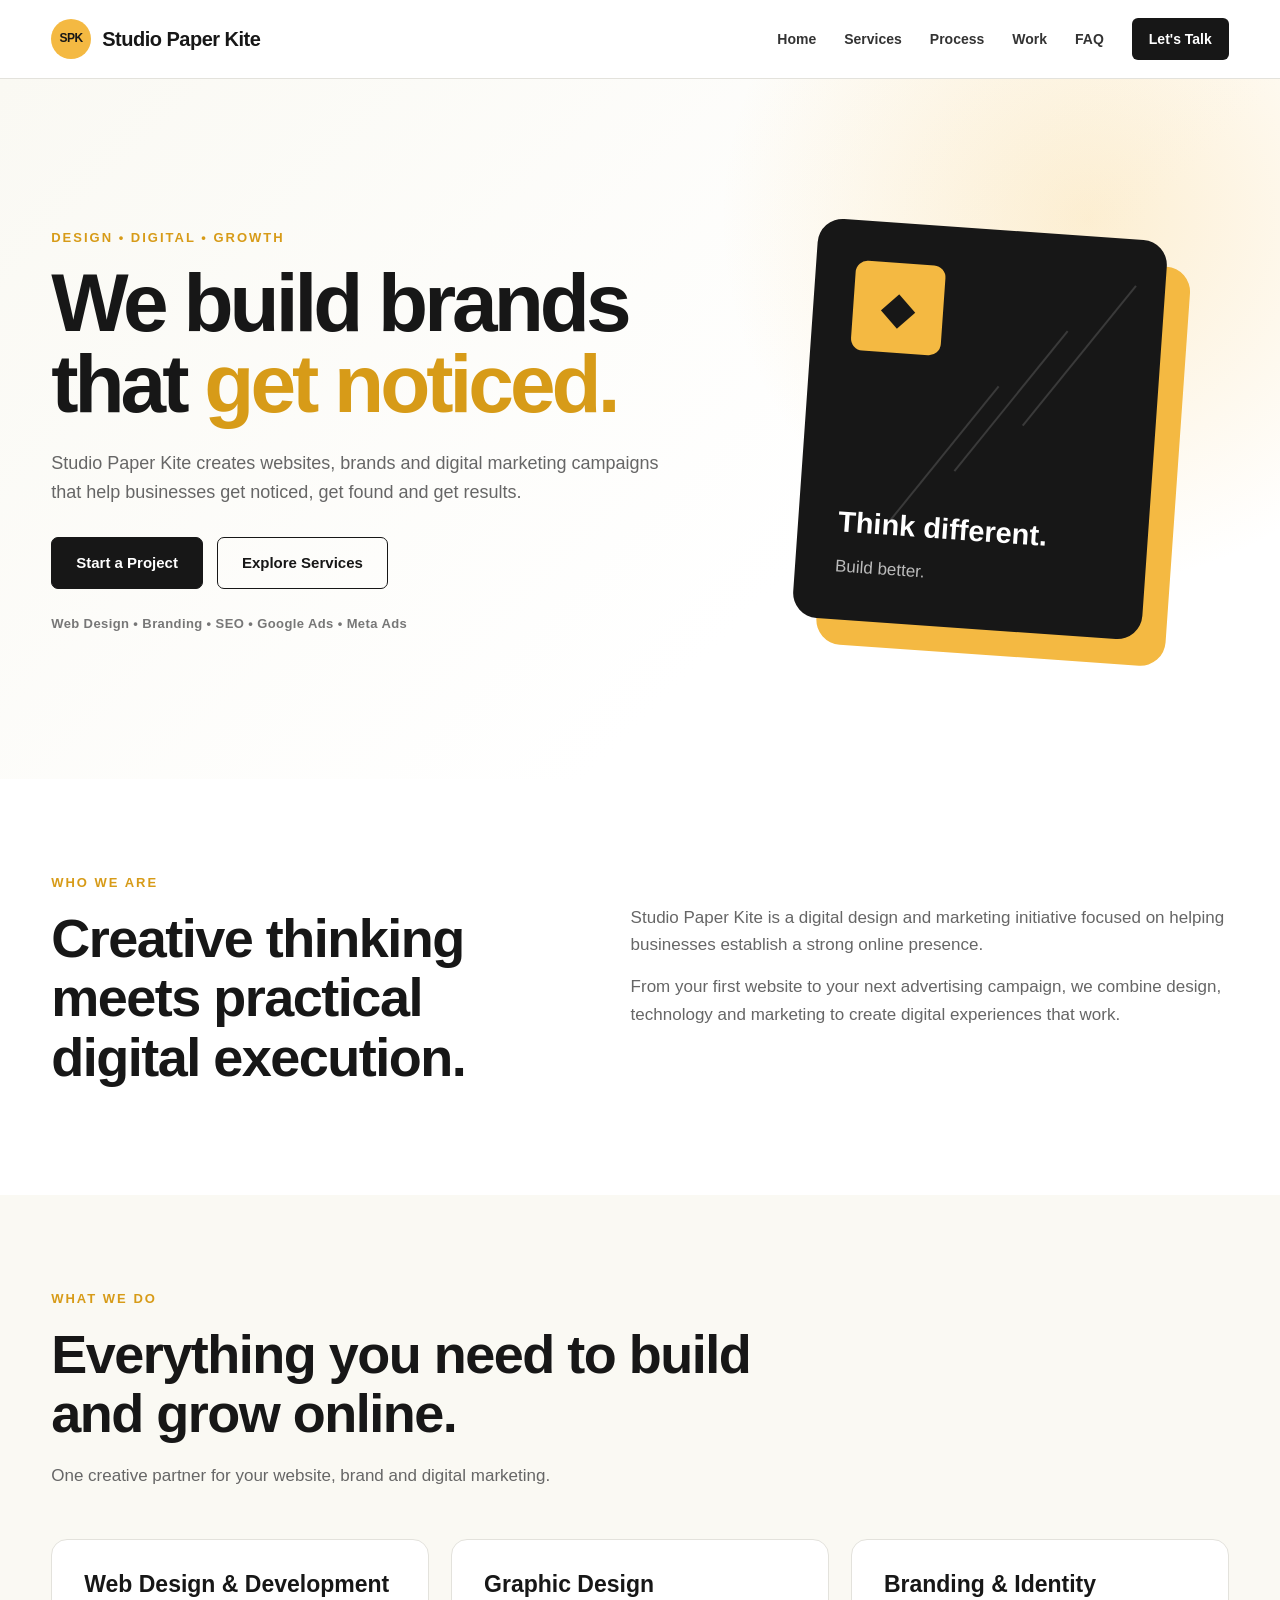
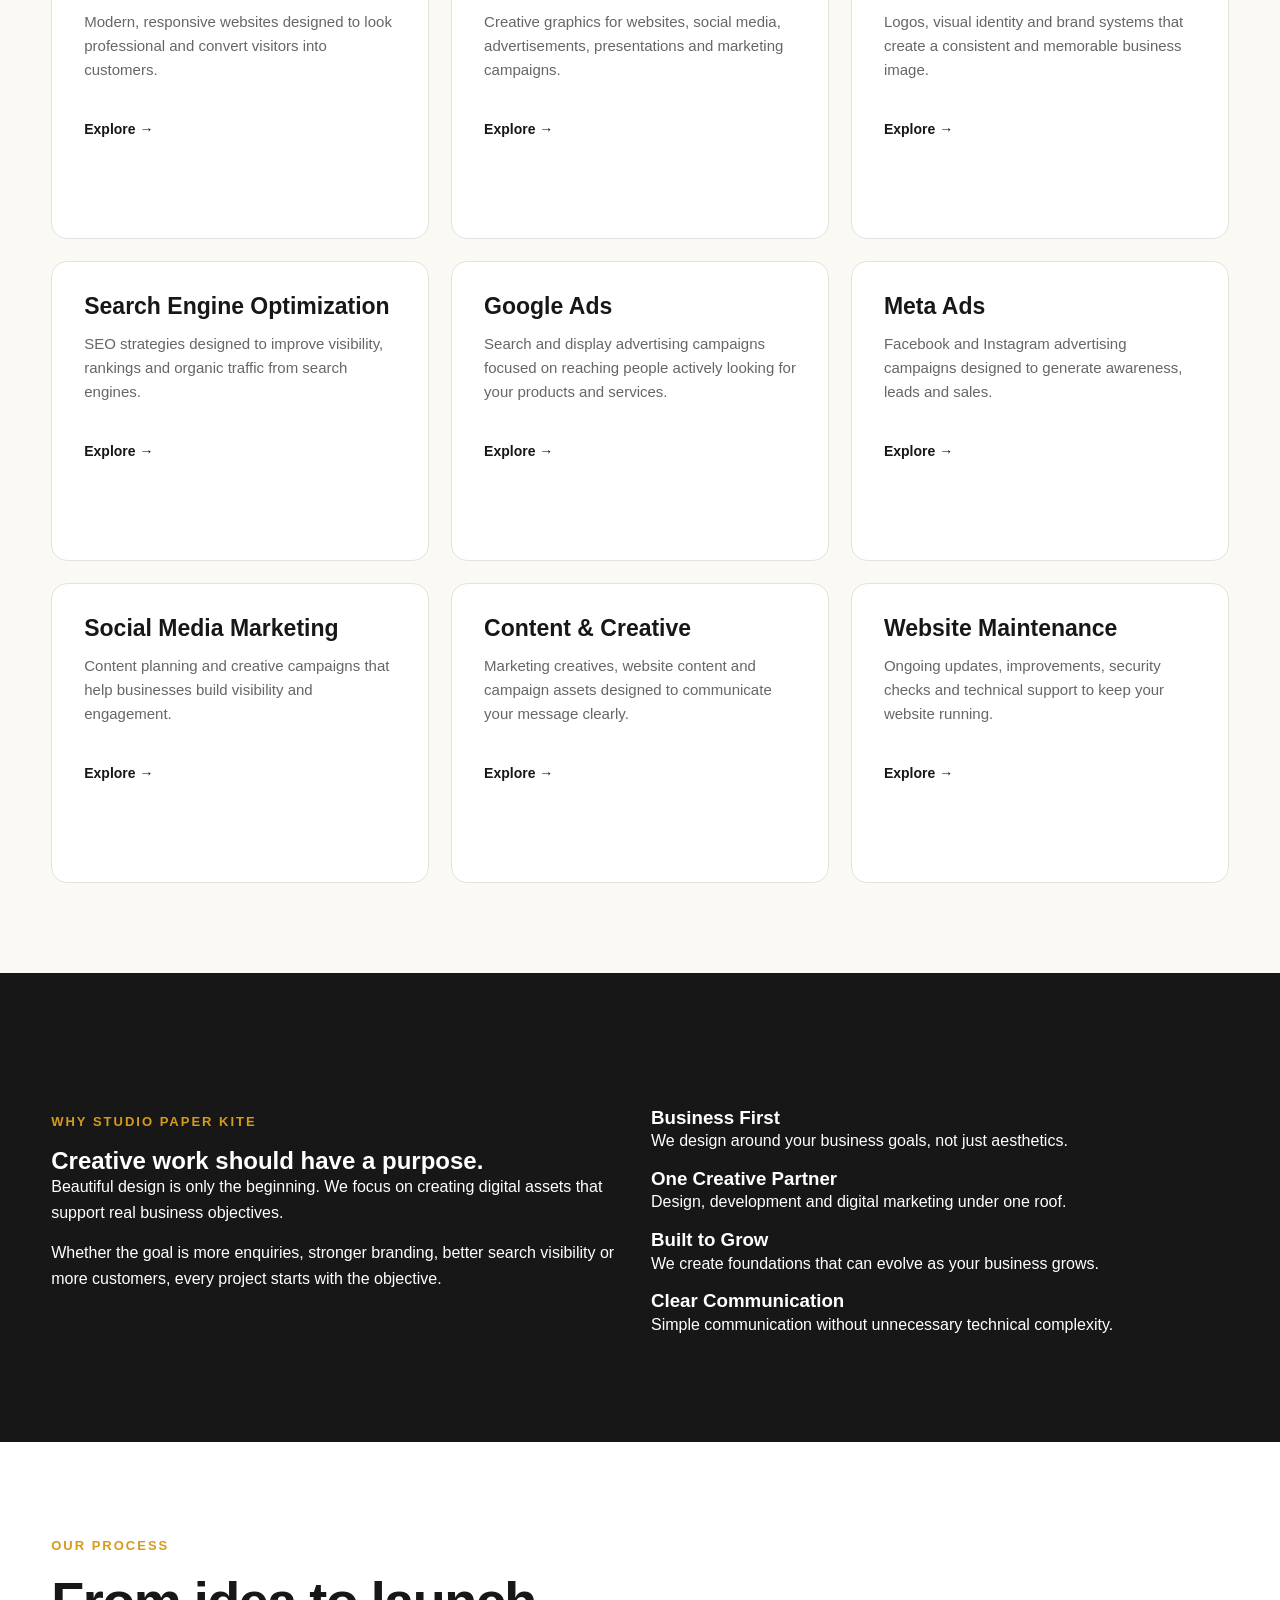
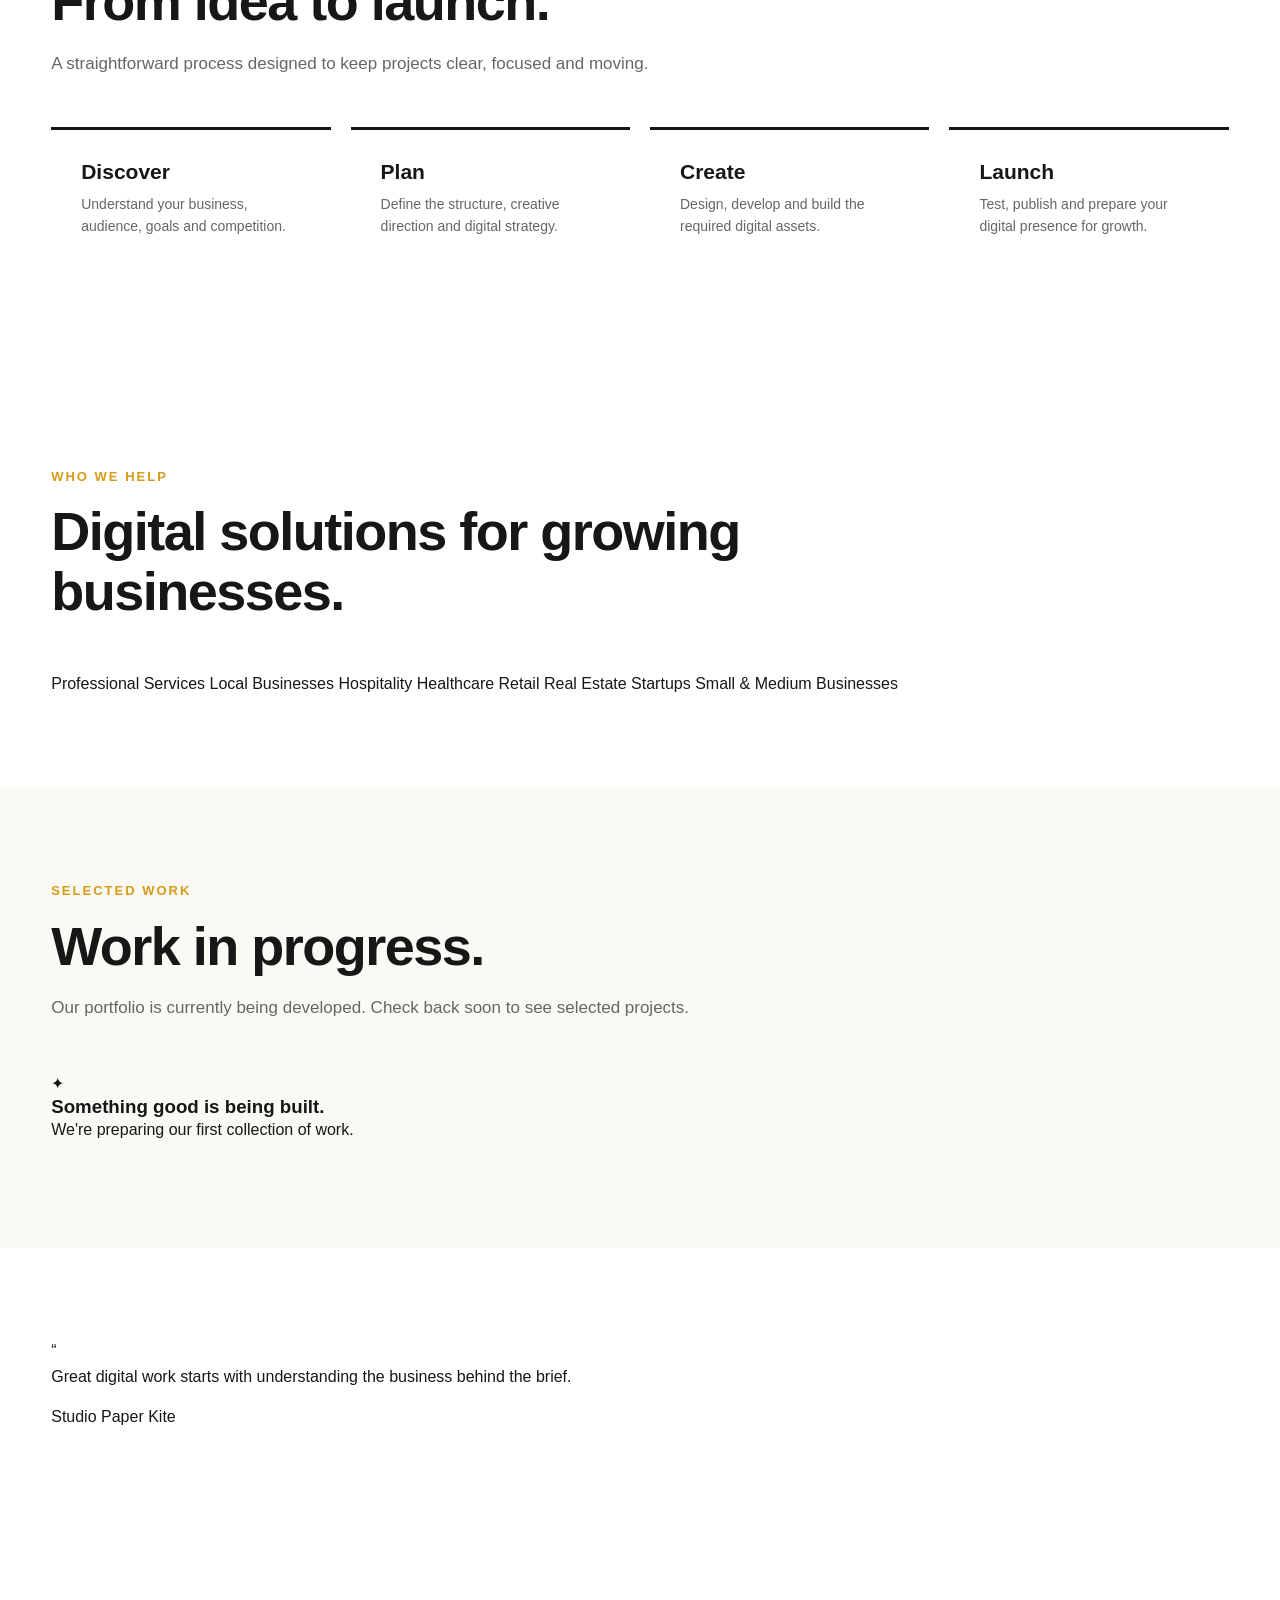
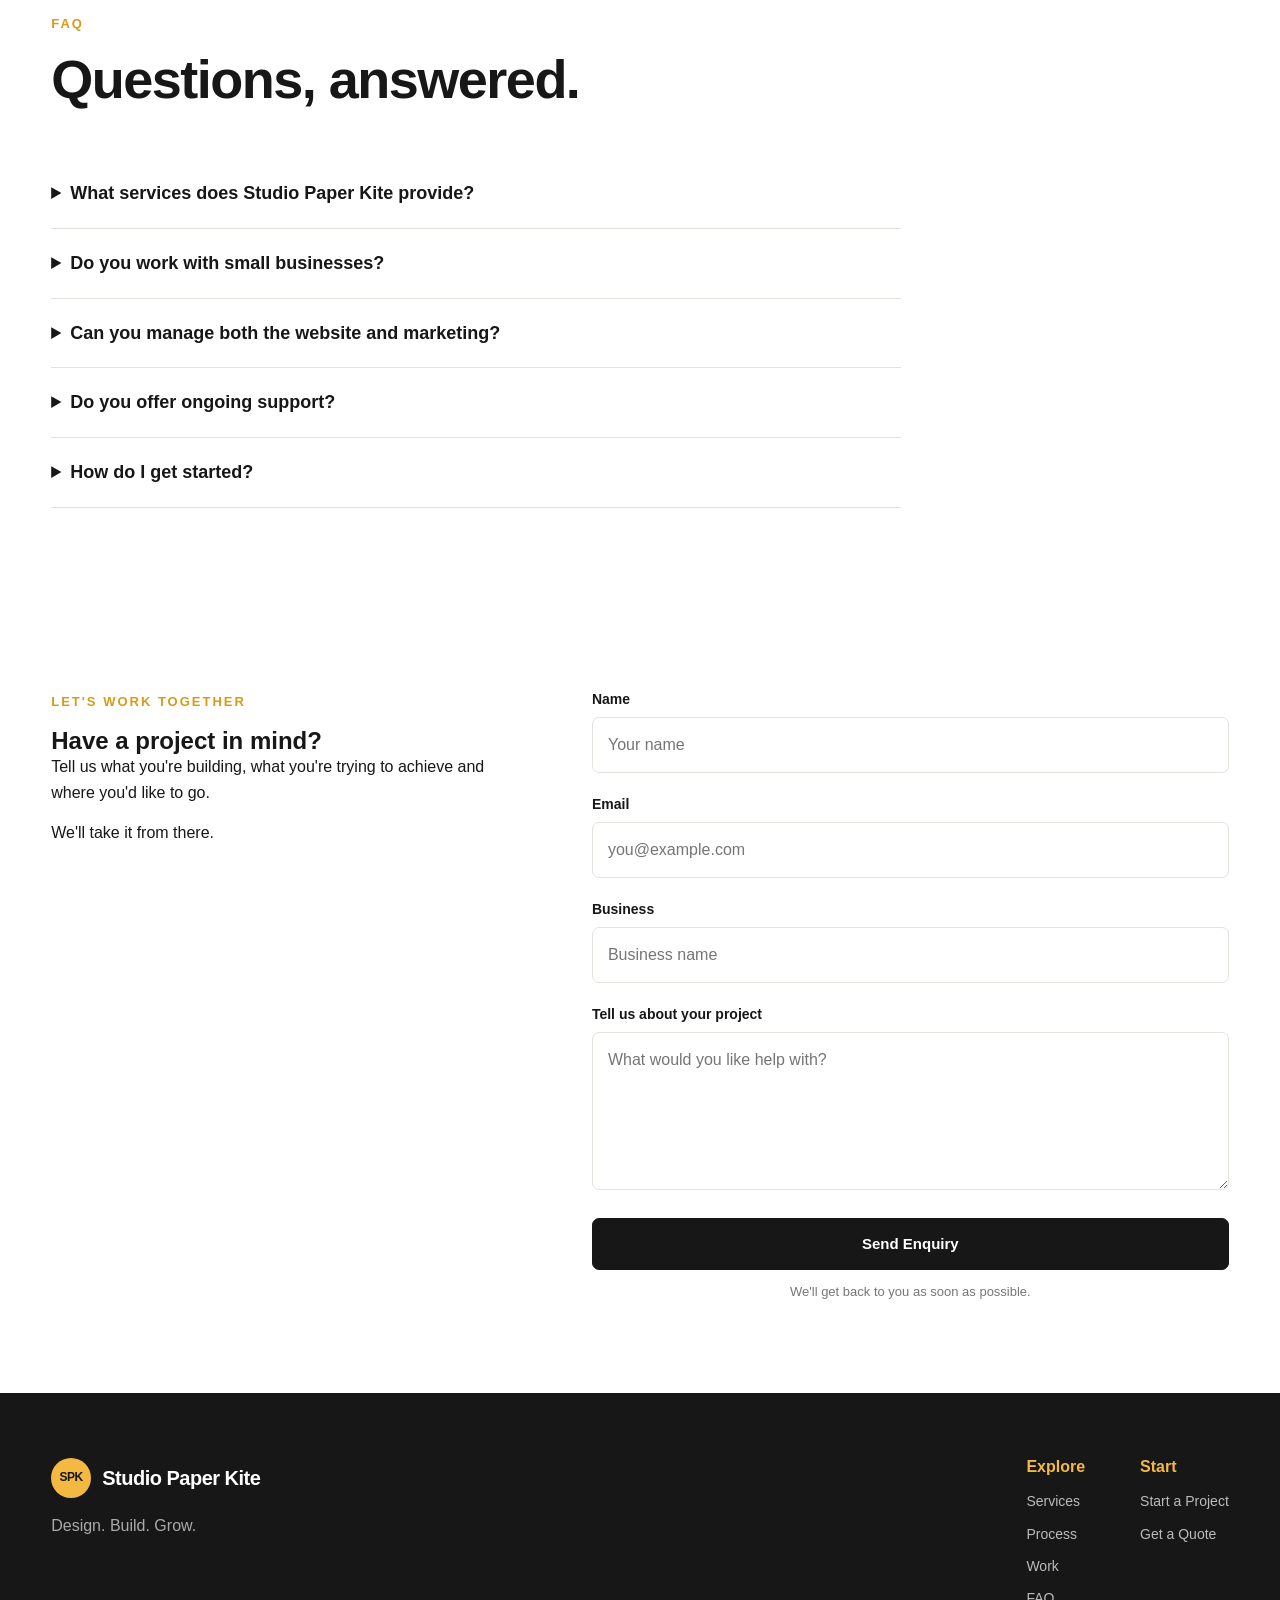
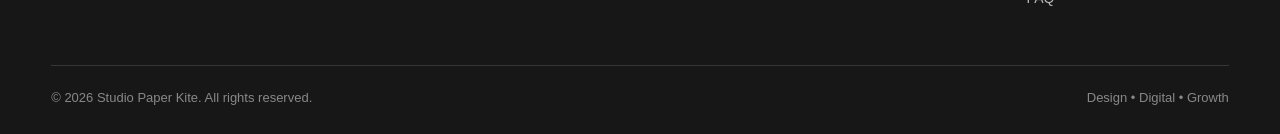
<file: index.html>
<!DOCTYPE html>
<html lang="en">
<head>
    <meta charset="UTF-8">

    <meta name="viewport" content="width=device-width, initial-scale=1.0">

    <title>Studio Paper Kite | Web Design, Branding & Digital Marketing</title>

    <meta name="description"
        content="Studio Paper Kite helps businesses build better brands, websites and digital marketing campaigns through web design, graphic design, branding, SEO, Google Ads and Meta Ads.">

    <meta name="keywords"
        content="web design, web development, graphic design, branding, SEO, Google Ads, Meta Ads, digital marketing, social media marketing, Studio Paper Kite">

    <meta name="author" content="Studio Paper Kite">

    <meta name="robots" content="index, follow">

    <meta property="og:title"
        content="Studio Paper Kite | Design. Build. Grow.">

    <meta property="og:description"
        content="Web design, branding, creative design and digital marketing for businesses ready to grow.">

    <meta property="og:type" content="website">

    <meta property="og:url" content="https://studiopaperkite.com/">

    <link rel="stylesheet" href="style.css">
</head>

<body>

    <!-- ================= HEADER ================= -->

    <header class="site-header">

        <div class="container nav-container">

            <a href="#home" class="logo">
                <span class="logo-mark">SPK</span>
                <span class="logo-text">Studio Paper Kite</span>
            </a>

            <nav class="main-nav">
                <a href="#home">Home</a>
                <a href="#services">Services</a>
                <a href="#process">Process</a>
                <a href="#work">Work</a>
                <a href="#faq">FAQ</a>
                <a href="#contact" class="nav-cta">Let's Talk</a>
            </nav>

            <button class="menu-toggle" aria-label="Open navigation">
                ☰
            </button>

        </div>

    </header>


    <!-- ================= HERO ================= -->

    <main>

        <section id="home" class="hero">

            <div class="container hero-grid">

                <div class="hero-content">

                    <div class="eyebrow">
                        DESIGN • DIGITAL • GROWTH
                    </div>

                    <h1>
                        We build brands that
                        <span>get noticed.</span>
                    </h1>

                    <p class="hero-text">
                        Studio Paper Kite creates websites, brands and
                        digital marketing campaigns that help businesses
                        get noticed, get found and get results.
                    </p>

                    <div class="hero-buttons">
                        <a href="#contact" class="btn btn-primary">
                            Start a Project
                        </a>

                        <a href="#services" class="btn btn-secondary">
                            Explore Services
                        </a>
                    </div>

                    <div class="hero-note">
                        Web Design • Branding • SEO • Google Ads • Meta Ads
                    </div>

                </div>


                <div class="hero-art">

                    <div class="kite-card">

                        <div class="kite-shape">
                            ◆
                        </div>

                        <div class="kite-line line-one"></div>
                        <div class="kite-line line-two"></div>
                        <div class="kite-line line-three"></div>

                        <div class="kite-message">
                            <strong>Think different.</strong>
                            <span>Build better.</span>
                        </div>

                    </div>

                </div>

            </div>

        </section>


        <!-- ================= INTRO ================= -->

        <section class="intro">

            <div class="container intro-grid">

                <div>
                    <span class="section-label">WHO WE ARE</span>

                    <h2>
                        Creative thinking meets
                        practical digital execution.
                    </h2>
                </div>

                <div>

                    <p>
                        Studio Paper Kite is a digital design and marketing
                        initiative focused on helping businesses establish
                        a strong online presence.
                    </p>

                    <p>
                        From your first website to your next advertising
                        campaign, we combine design, technology and
                        marketing to create digital experiences that work.
                    </p>

                </div>

            </div>

        </section>


        <!-- ================= SERVICES ================= -->

        <section id="services" class="services section">

            <div class="container">

                <div class="section-heading">

                    <span class="section-label">WHAT WE DO</span>

                    <h2>
                        Everything you need to
                        build and grow online.
                    </h2>

                    <p>
                        One creative partner for your website, brand and
                        digital marketing.
                    </p>

                </div>


                <div class="services-grid">


                    <article class="service-card">


                        <h3>Web Design & Development</h3>

                        <p>
                            Modern, responsive websites designed to look
                            professional and convert visitors into customers.
                        </p>

                        <span class="service-link">Explore →</span>

                    </article>


                    <article class="service-card">

                     

                        <h3>Graphic Design</h3>

                        <p>
                            Creative graphics for websites, social media,
                            advertisements, presentations and marketing
                            campaigns.
                        </p>

                        <span class="service-link">Explore →</span>

                    </article>


                    <article class="service-card">

                       <h3>Branding & Identity</h3>

                        <p>
                            Logos, visual identity and brand systems that
                            create a consistent and memorable business image.
                        </p>

                        <span class="service-link">Explore →</span>

                    </article>


                    <article class="service-card">



                        <h3>Search Engine Optimization</h3>

                        <p>
                            SEO strategies designed to improve visibility,
                            rankings and organic traffic from search engines.
                        </p>

                        <span class="service-link">Explore →</span>

                    </article>


                    <article class="service-card">


                        <h3>Google Ads</h3>

                        <p>
                            Search and display advertising campaigns focused
                            on reaching people actively looking for your
                            products and services.
                        </p>

                        <span class="service-link">Explore →</span>

                    </article>


                    <article class="service-card">


                        <h3>Meta Ads</h3>

                        <p>
                            Facebook and Instagram advertising campaigns
                            designed to generate awareness, leads and sales.
                        </p>

                        <span class="service-link">Explore →</span>

                    </article>


                    <article class="service-card">


                        <h3>Social Media Marketing</h3>

                        <p>
                            Content planning and creative campaigns that help
                            businesses build visibility and engagement.
                        </p>

                        <span class="service-link">Explore →</span>

                    </article>


                    <article class="service-card">


                        <h3>Content & Creative</h3>

                        <p>
                            Marketing creatives, website content and campaign
                            assets designed to communicate your message clearly.
                        </p>

                        <span class="service-link">Explore →</span>

                    </article>


                    <article class="service-card">


                        <h3>Website Maintenance</h3>

                        <p>
                            Ongoing updates, improvements, security checks and
                            technical support to keep your website running.
                        </p>

                        <span class="service-link">Explore →</span>

                    </article>

                </div>

            </div>

        </section>


        <!-- ================= WHY US ================= -->

        <section class="why-us section">

            <div class="container why-grid">

                <div class="why-content">

                    <span class="section-label">WHY STUDIO PAPER KITE</span>

                    <h2>
                        Creative work should
                        have a purpose.
                    </h2>

                    <p>
                        Beautiful design is only the beginning. We focus on
                        creating digital assets that support real business
                        objectives.
                    </p>

                    <p>
                        Whether the goal is more enquiries, stronger branding,
                        better search visibility or more customers, every
                        project starts with the objective.
                    </p>

                </div>


                <div class="benefits">

                    <div class="benefit">
                      <div>
                            <h3>Business First</h3>
                            <p>
                                We design around your business goals,
                                not just aesthetics.
                            </p>
                        </div>
                    </div>


                    <div class="benefit">

                        <div>
                            <h3>One Creative Partner</h3>
                            <p>
                                Design, development and digital marketing
                                under one roof.
                            </p>
                        </div>
                    </div>


                    <div class="benefit">

                        <div>
                            <h3>Built to Grow</h3>
                            <p>
                                We create foundations that can evolve as
                                your business grows.
                            </p>
                        </div>
                    </div>


                    <div class="benefit">

                        <div>
                            <h3>Clear Communication</h3>
                            <p>
                                Simple communication without unnecessary
                                technical complexity.
                            </p>
                        </div>
                    </div>

                </div>

            </div>

        </section>


        <!-- ================= PROCESS ================= -->

        <section id="process" class="process section">

            <div class="container">

                <div class="section-heading">

                    <span class="section-label">OUR PROCESS</span>

                    <h2>
                        From idea to launch.
                    </h2>

                    <p>
                        A straightforward process designed to keep projects
                        clear, focused and moving.
                    </p>

                </div>


                <div class="process-grid">

                    <div class="process-step">
                        <h3>Discover</h3>
                        <p>
                            Understand your business, audience, goals and
                            competition.
                        </p>
                    </div>

                    <div class="process-step">
                  
                        <h3>Plan</h3>
                        <p>
                            Define the structure, creative direction and
                            digital strategy.
                        </p>
                    </div>

                    <div class="process-step">

                        <h3>Create</h3>
                        <p>
                            Design, develop and build the required digital
                            assets.
                        </p>
                    </div>

                    <div class="process-step">

                        <h3>Launch</h3>
                        <p>
                            Test, publish and prepare your digital presence
                            for growth.
                        </p>
                    </div>

                </div>

            </div>

        </section>


        <!-- ================= INDUSTRIES ================= -->

        <section class="industries section">

            <div class="container">

                <div class="section-heading">

                    <span class="section-label">WHO WE HELP</span>

                    <h2>
                        Digital solutions for
                        growing businesses.
                    </h2>

                </div>


                <div class="industry-list">

                    <span>Professional Services</span>
                    <span>Local Businesses</span>
                    <span>Hospitality</span>
                    <span>Healthcare</span>
                    <span>Retail</span>
                    <span>Real Estate</span>
                    <span>Startups</span>
                    <span>Small & Medium Businesses</span>

                </div>

            </div>

        </section>


        <!-- ================= WORK ================= -->

        <section id="work" class="work section">

            <div class="container">

                <div class="section-heading">

                    <span class="section-label">SELECTED WORK</span>

                    <h2>
                        Work in progress.
                    </h2>

                    <p>
                        Our portfolio is currently being developed.
                        Check back soon to see selected projects.
                    </p>

                </div>


                <div class="work-placeholder">

                    <div class="placeholder-icon">
                        ✦
                    </div>

                    <h3>
                        Something good is being built.
                    </h3>

                    <p>
                        We're preparing our first collection of work.
                    </p>

                </div>

            </div>

        </section>


        <!-- ================= TESTIMONIAL ================= -->

        <section class="testimonial section">

            <div class="container">

                <div class="testimonial-box">

                    <span class="quote-mark">“</span>

                    <p>
                        Great digital work starts with understanding the
                        business behind the brief.
                    </p>

                    <span class="testimonial-author">
                        Studio Paper Kite
                    </span>

                </div>

            </div>

        </section>


        <!-- ================= FAQ ================= -->

        <section id="faq" class="faq section">

            <div class="container">

                <div class="section-heading">

                    <span class="section-label">FAQ</span>

                    <h2>
                        Questions, answered.
                    </h2>

                </div>


                <div class="faq-list">


                    <details>
                        <summary>
                            What services does Studio Paper Kite provide?
                        </summary>

                        <p>
                            We provide web design and development, graphic
                            design, branding, SEO, Google Ads, Meta Ads,
                            social media marketing, content and website
                            maintenance services.
                        </p>

                    </details>


                    <details>
                        <summary>
                            Do you work with small businesses?
                        </summary>

                        <p>
                            Yes. We work with businesses at different stages,
                            including startups, local businesses and growing
                            small and medium-sized businesses.
                        </p>

                    </details>


                    <details>
                        <summary>
                            Can you manage both the website and marketing?
                        </summary>

                        <p>
                            Yes. Our services are designed so that businesses
                            can work with one partner for their website,
                            creative requirements and digital marketing.
                        </p>

                    </details>


                    <details>
                        <summary>
                            Do you offer ongoing support?
                        </summary>

                        <p>
                            Yes. Website maintenance, updates and ongoing
                            digital marketing support can be provided based
                            on your requirements.
                        </p>

                    </details>


                    <details>
                        <summary>
                            How do I get started?
                        </summary>

                        <p>
                            Send us your requirements through the contact
                            section and we'll discuss your project,
                            objectives and next steps.
                        </p>

                    </details>

                </div>

            </div>

        </section>


        <!-- ================= CONTACT ================= -->

        <section id="contact" class="contact section">

            <div class="container contact-grid">

                <div class="contact-content">

                    <span class="section-label">LET'S WORK TOGETHER</span>

                    <h2>
                        Have a project
                        in mind?
                    </h2>

                    <p>
                        Tell us what you're building, what you're trying to
                        achieve and where you'd like to go.
                    </p>

                    <p>
                        We'll take it from there.
                    </p>

                </div>


                <div class="contact-card">

                    <form id="contactForm">

                        <div class="form-group">

                            <label for="name">
                                Name
                            </label>

                            <input
                                type="text"
                                id="name"
                                name="name"
                                placeholder="Your name"
                                required
                            >

                        </div>


                        <div class="form-group">

                            <label for="email">
                                Email
                            </label>

                            <input
                                type="email"
                                id="email"
                                name="email"
                                placeholder="you@example.com"
                                required
                            >

                        </div>


                        <div class="form-group">

                            <label for="business">
                                Business
                            </label>

                            <input
                                type="text"
                                id="business"
                                name="business"
                                placeholder="Business name"
                            >

                        </div>


                        <div class="form-group">

                            <label for="message">
                                Tell us about your project
                            </label>

                            <textarea
                                id="message"
                                name="message"
                                rows="5"
                                placeholder="What would you like help with?"
                                required
                            ></textarea>

                        </div>


                        <button
                            type="submit"
                            class="btn btn-primary btn-full">
                            Send Enquiry
                        </button>

                        <p class="form-note">
                            We'll get back to you as soon as possible.
                        </p>

                    </form>

                </div>

            </div>

        </section>

    </main>


    <!-- ================= FOOTER ================= -->

    <footer class="site-footer">

        <div class="container footer-grid">

            <div>

                <a href="#home" class="logo footer-logo">

                    <span class="logo-mark">SPK</span>

                    <span class="logo-text">
                        Studio Paper Kite
                    </span>

                </a>

                <p>
                    Design. Build. Grow.
                </p>

            </div>


            <div class="footer-links">

                <div>
                    <h4>Explore</h4>

                    <a href="#services">Services</a>
                    <a href="#process">Process</a>
                    <a href="#work">Work</a>
                    <a href="#faq">FAQ</a>
                </div>


                <div>
                    <h4>Start</h4>

                    <a href="#contact">Start a Project</a>
                    <a href="#contact">Get a Quote</a>
                </div>

            </div>

        </div>


        <div class="container footer-bottom">

            <span>
                © 2026 Studio Paper Kite. All rights reserved.
            </span>

            <span>
                Design • Digital • Growth
            </span>

        </div>

    </footer>


    <script src="script.js"></script>

</body>
</html>
</file>
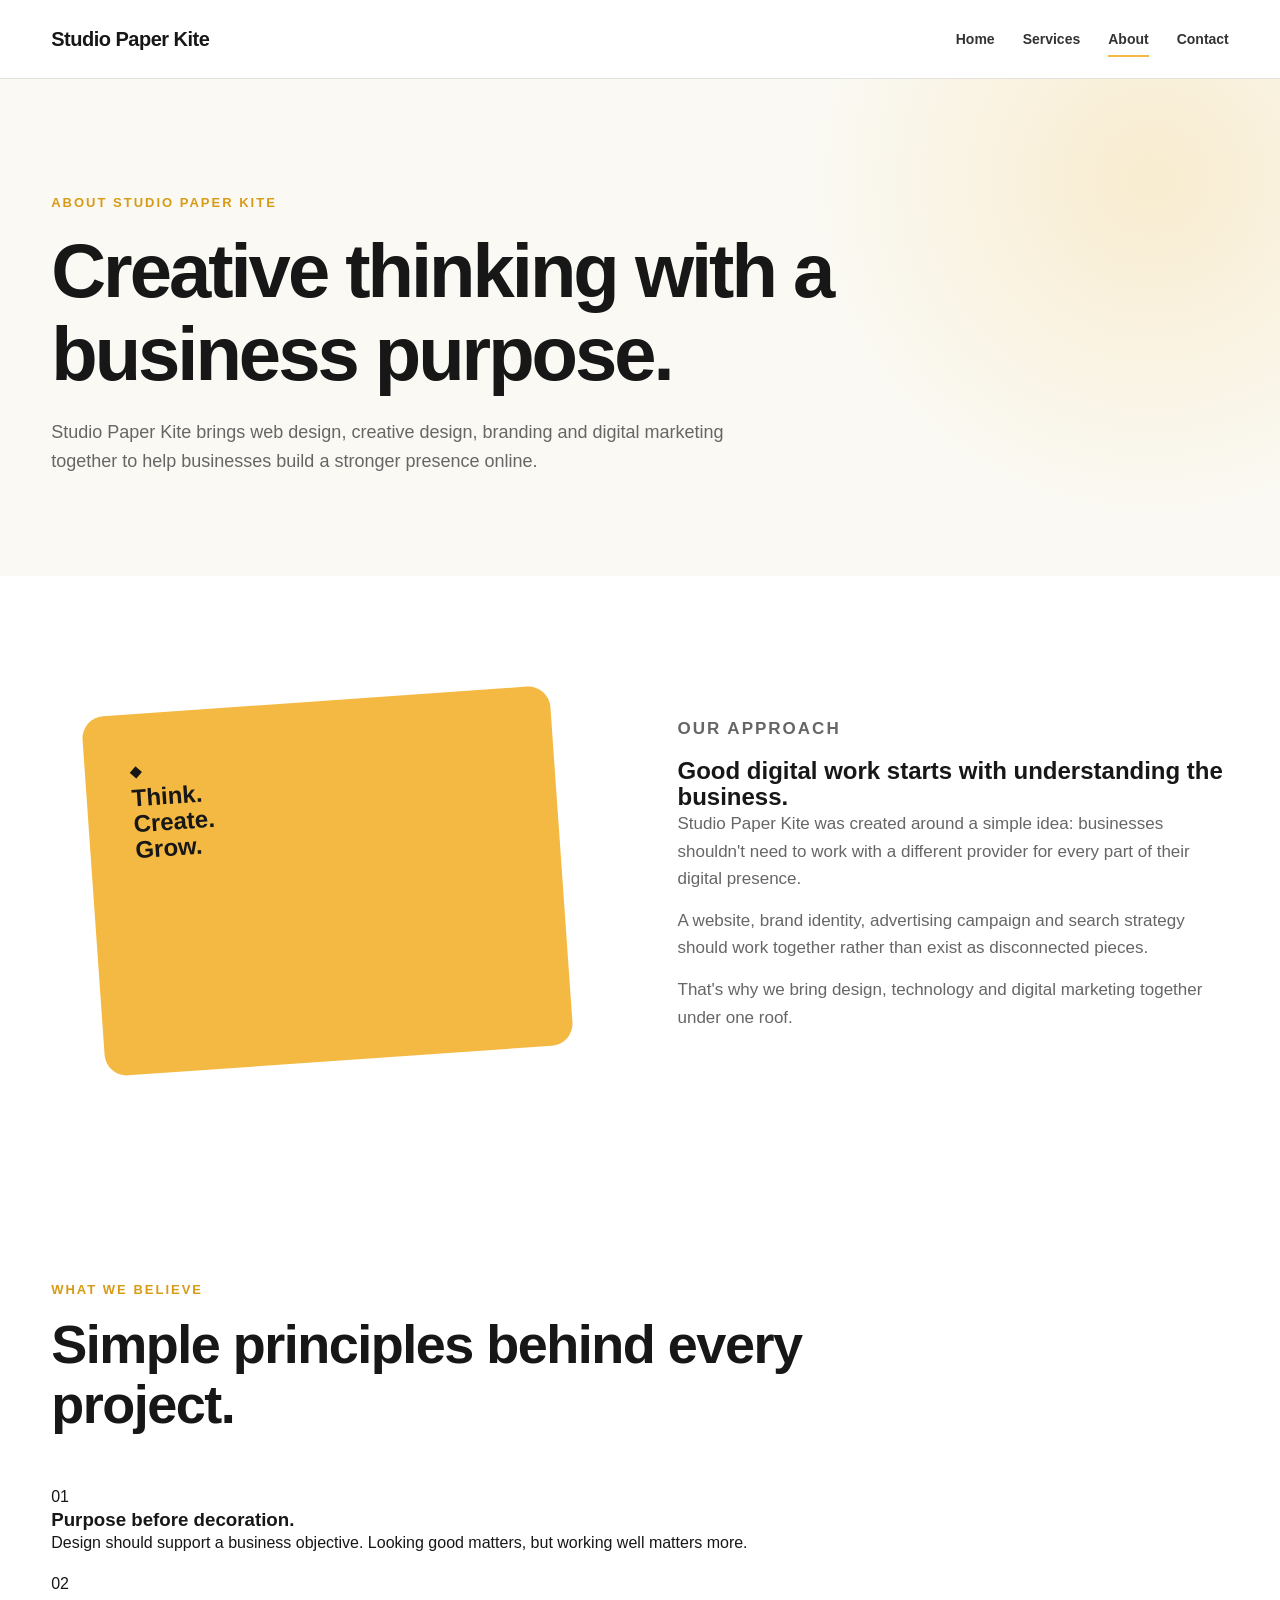
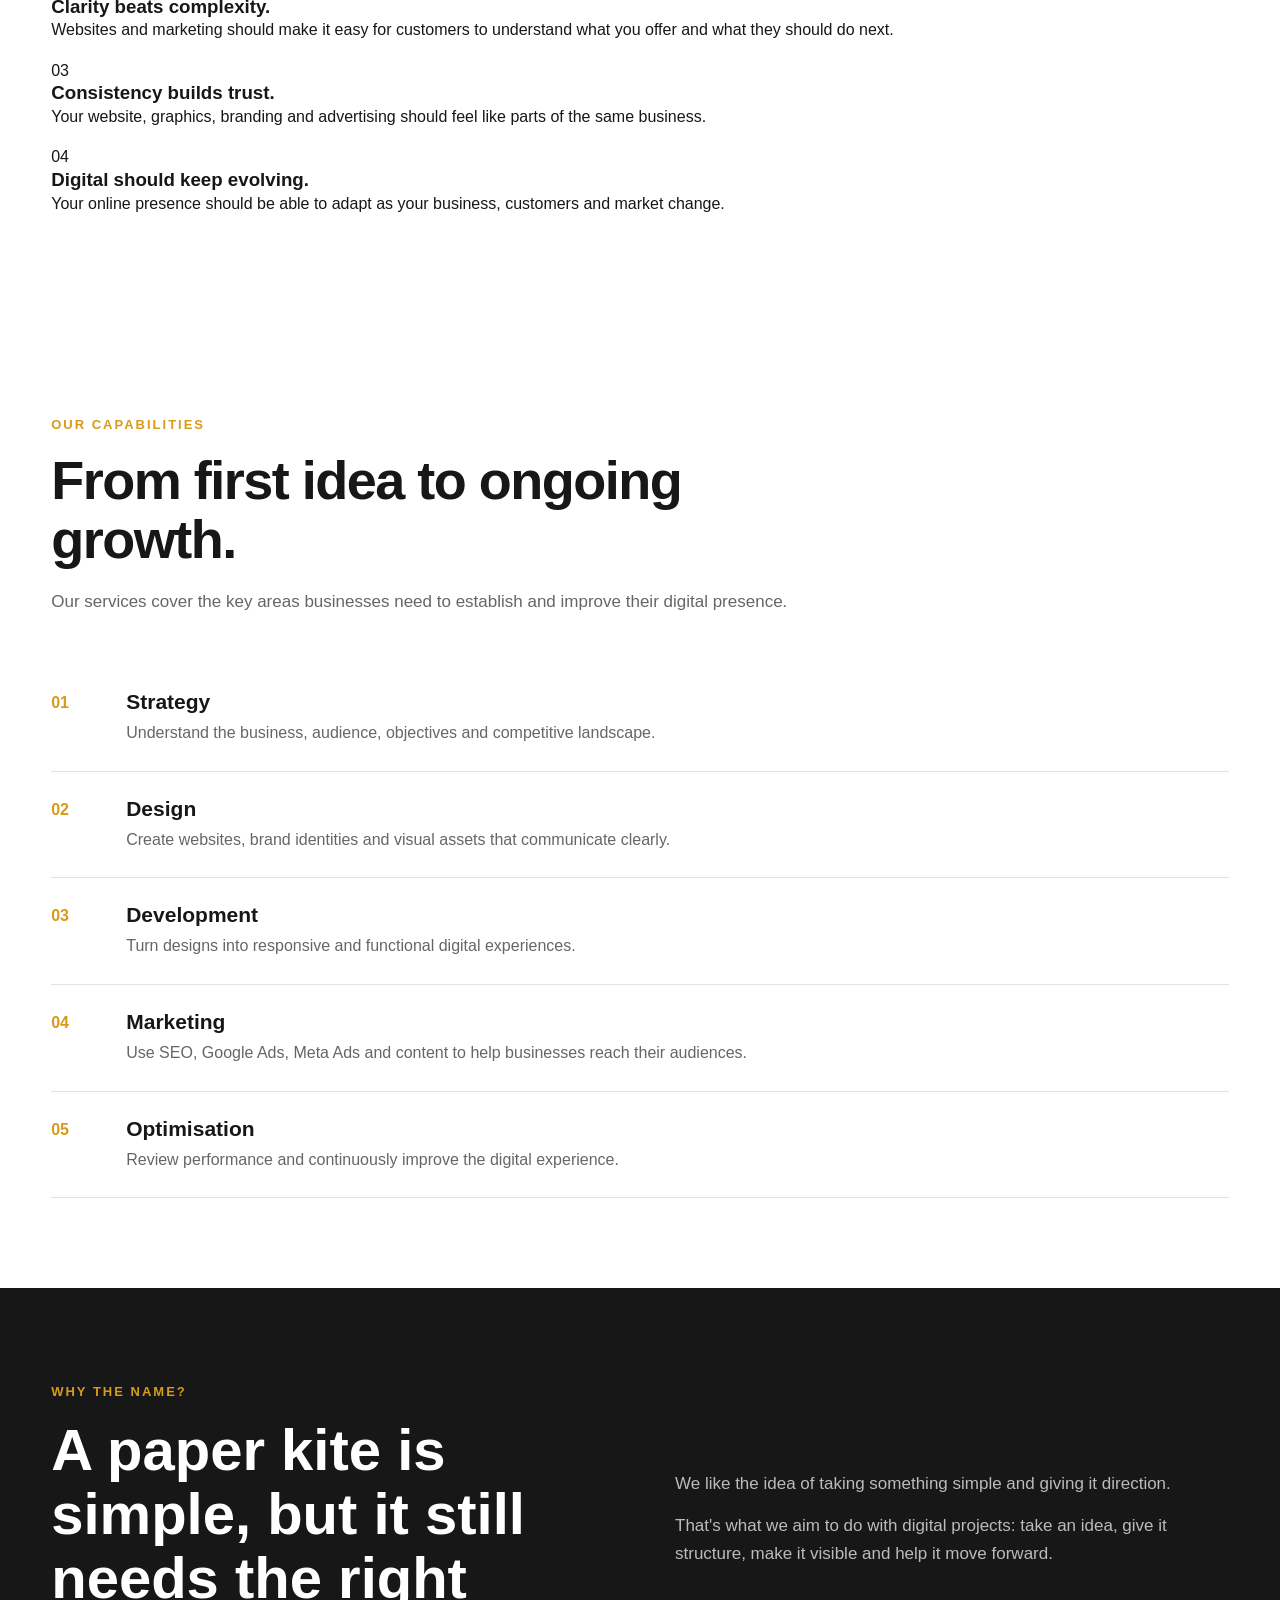
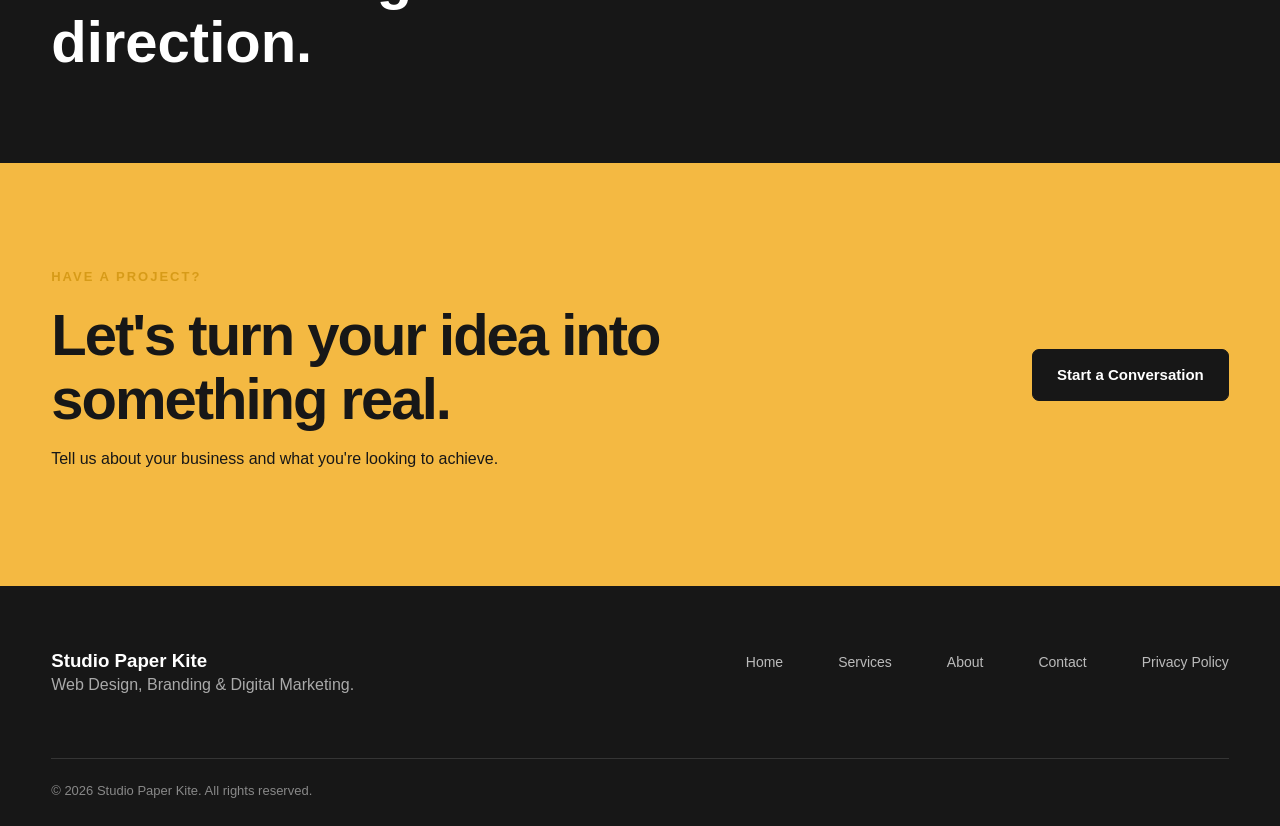
<file: about.html>
<!DOCTYPE html>
<html lang="en">
<head>
    <meta charset="UTF-8">
    <meta name="viewport" content="width=device-width, initial-scale=1.0">

    <title>About Us | Studio Paper Kite</title>

    <meta name="description"
        content="Learn about Studio Paper Kite, a digital creative initiative focused on web design, branding, SEO and digital marketing for growing businesses.">

    <meta name="keywords"
        content="about Studio Paper Kite, web design agency, digital marketing, branding, SEO, graphic design">

    <meta name="author" content="Studio Paper Kite">

    <meta name="robots" content="index, follow">

    <link rel="stylesheet" href="style.css">
</head>

<body>

    <!-- ================= HEADER ================= -->

    <header class="site-header">

        <div class="container header-inner">

            <a href="index.html" class="logo">
                Studio Paper Kite
            </a>

            <nav class="main-nav">

                <a href="index.html">
                    Home
                </a>

                <a href="services.html">
                    Services
                </a>

                <a href="about.html" class="active">
                    About
                </a>

                <a href="contact.html">
                    Contact
                </a>

            </nav>

        </div>

    </header>


    <!-- ================= HERO ================= -->

    <section class="page-hero">

        <div class="container">

            <p class="eyebrow">
                ABOUT STUDIO PAPER KITE
            </p>

            <h1>
                Creative thinking with
                a business purpose.
            </h1>

            <p class="hero-text">
                Studio Paper Kite brings web design, creative design,
                branding and digital marketing together to help businesses
                build a stronger presence online.
            </p>

        </div>

    </section>


    <!-- ================= OUR STORY ================= -->

    <section class="about-section">

        <div class="container about-grid">

            <div class="about-visual">

                <div class="about-box">

                    <span class="about-symbol">
                        ◆
                    </span>

                    <h2>
                        Think.<br>
                        Create.<br>
                        Grow.
                    </h2>

                </div>

            </div>


            <div class="about-content">

                <p class="eyebrow">
                    OUR APPROACH
                </p>

                <h2>
                    Good digital work starts
                    with understanding the business.
                </h2>

                <p>
                    Studio Paper Kite was created around a simple idea:
                    businesses shouldn't need to work with a different
                    provider for every part of their digital presence.
                </p>

                <p>
                    A website, brand identity, advertising campaign and
                    search strategy should work together rather than exist
                    as disconnected pieces.
                </p>

                <p>
                    That's why we bring design, technology and digital
                    marketing together under one roof.
                </p>

            </div>

        </div>

    </section>


    <!-- ================= WHAT WE BELIEVE ================= -->

    <section class="beliefs-section">

        <div class="container">

            <div class="section-heading">

                <p class="eyebrow">
                    WHAT WE BELIEVE
                </p>

                <h2>
                    Simple principles behind
                    every project.
                </h2>

            </div>


            <div class="beliefs-grid">


                <article class="belief-card">

                    <span class="belief-number">
                        01
                    </span>

                    <h3>
                        Purpose before decoration.
                    </h3>

                    <p>
                        Design should support a business objective.
                        Looking good matters, but working well matters more.
                    </p>

                </article>


                <article class="belief-card">

                    <span class="belief-number">
                        02
                    </span>

                    <h3>
                        Clarity beats complexity.
                    </h3>

                    <p>
                        Websites and marketing should make it easy for
                        customers to understand what you offer and what
                        they should do next.
                    </p>

                </article>


                <article class="belief-card">

                    <span class="belief-number">
                        03
                    </span>

                    <h3>
                        Consistency builds trust.
                    </h3>

                    <p>
                        Your website, graphics, branding and advertising
                        should feel like parts of the same business.
                    </p>

                </article>


                <article class="belief-card">

                    <span class="belief-number">
                        04
                    </span>

                    <h3>
                        Digital should keep evolving.
                    </h3>

                    <p>
                        Your online presence should be able to adapt as
                        your business, customers and market change.
                    </p>

                </article>


            </div>

        </div>

    </section>


    <!-- ================= CAPABILITIES ================= -->

    <section class="capabilities-section">

        <div class="container">

            <div class="section-heading">

                <p class="eyebrow">
                    OUR CAPABILITIES
                </p>

                <h2>
                    From first idea to ongoing growth.
                </h2>

                <p class="section-text">
                    Our services cover the key areas businesses need to
                    establish and improve their digital presence.
                </p>

            </div>


            <div class="capabilities-list">


                <div class="capability">

                    <span>
                        01
                    </span>

                    <div>

                        <h3>
                            Strategy
                        </h3>

                        <p>
                            Understand the business, audience, objectives
                            and competitive landscape.
                        </p>

                    </div>

                </div>


                <div class="capability">

                    <span>
                        02
                    </span>

                    <div>

                        <h3>
                            Design
                        </h3>

                        <p>
                            Create websites, brand identities and visual
                            assets that communicate clearly.
                        </p>

                    </div>

                </div>


                <div class="capability">

                    <span>
                        03
                    </span>

                    <div>

                        <h3>
                            Development
                        </h3>

                        <p>
                            Turn designs into responsive and functional
                            digital experiences.
                        </p>

                    </div>

                </div>


                <div class="capability">

                    <span>
                        04
                    </span>

                    <div>

                        <h3>
                            Marketing
                        </h3>

                        <p>
                            Use SEO, Google Ads, Meta Ads and content to
                            help businesses reach their audiences.
                        </p>

                    </div>

                </div>


                <div class="capability">

                    <span>
                        05
                    </span>

                    <div>

                        <h3>
                            Optimisation
                        </h3>

                        <p>
                            Review performance and continuously improve
                            the digital experience.
                        </p>

                    </div>

                </div>


            </div>

        </div>

    </section>


    <!-- ================= WHY PAPER KITE ================= -->

    <section class="why-paper-kite">

        <div class="container">

            <div class="why-paper-kite-box">

                <div>

                    <p class="eyebrow">
                        WHY THE NAME?
                    </p>

                    <h2>
                        A paper kite is simple,
                        but it still needs the right direction.
                    </h2>

                </div>


                <div>

                    <p>
                        We like the idea of taking something simple and
                        giving it direction.
                    </p>

                    <p>
                        That's what we aim to do with digital projects:
                        take an idea, give it structure, make it visible
                        and help it move forward.
                    </p>

                </div>

            </div>

        </div>

    </section>


    <!-- ================= CTA ================= -->

    <section class="cta-section">

        <div class="container">

            <div class="cta-box">

                <div>

                    <p class="eyebrow">
                        HAVE A PROJECT?
                    </p>

                    <h2>
                        Let's turn your idea
                        into something real.
                    </h2>

                    <p>
                        Tell us about your business and what you're
                        looking to achieve.
                    </p>

                </div>


                <a href="contact.html" class="btn">
                    Start a Conversation
                </a>

            </div>

        </div>

    </section>


    <!-- ================= FOOTER ================= -->

    <footer class="site-footer">

        <div class="container">

            <div class="footer-inner">

                <div>

                    <h3>
                        Studio Paper Kite
                    </h3>

                    <p>
                        Web Design, Branding & Digital Marketing.
                    </p>

                </div>


                <div class="footer-links">

                    <a href="index.html">
                        Home
                    </a>

                    <a href="services.html">
                        Services
                    </a>

                    <a href="about.html">
                        About
                    </a>

                    <a href="contact.html">
                        Contact
                    </a>

                    <a href="privacy.html">
                        Privacy Policy
                    </a>

                </div>

            </div>


            <div class="footer-bottom">

                <p>
                    © 2026 Studio Paper Kite. All rights reserved.
                </p>

            </div>

        </div>

    </footer>


    <script src="script.js"></script>

</body>
</html>
</file>
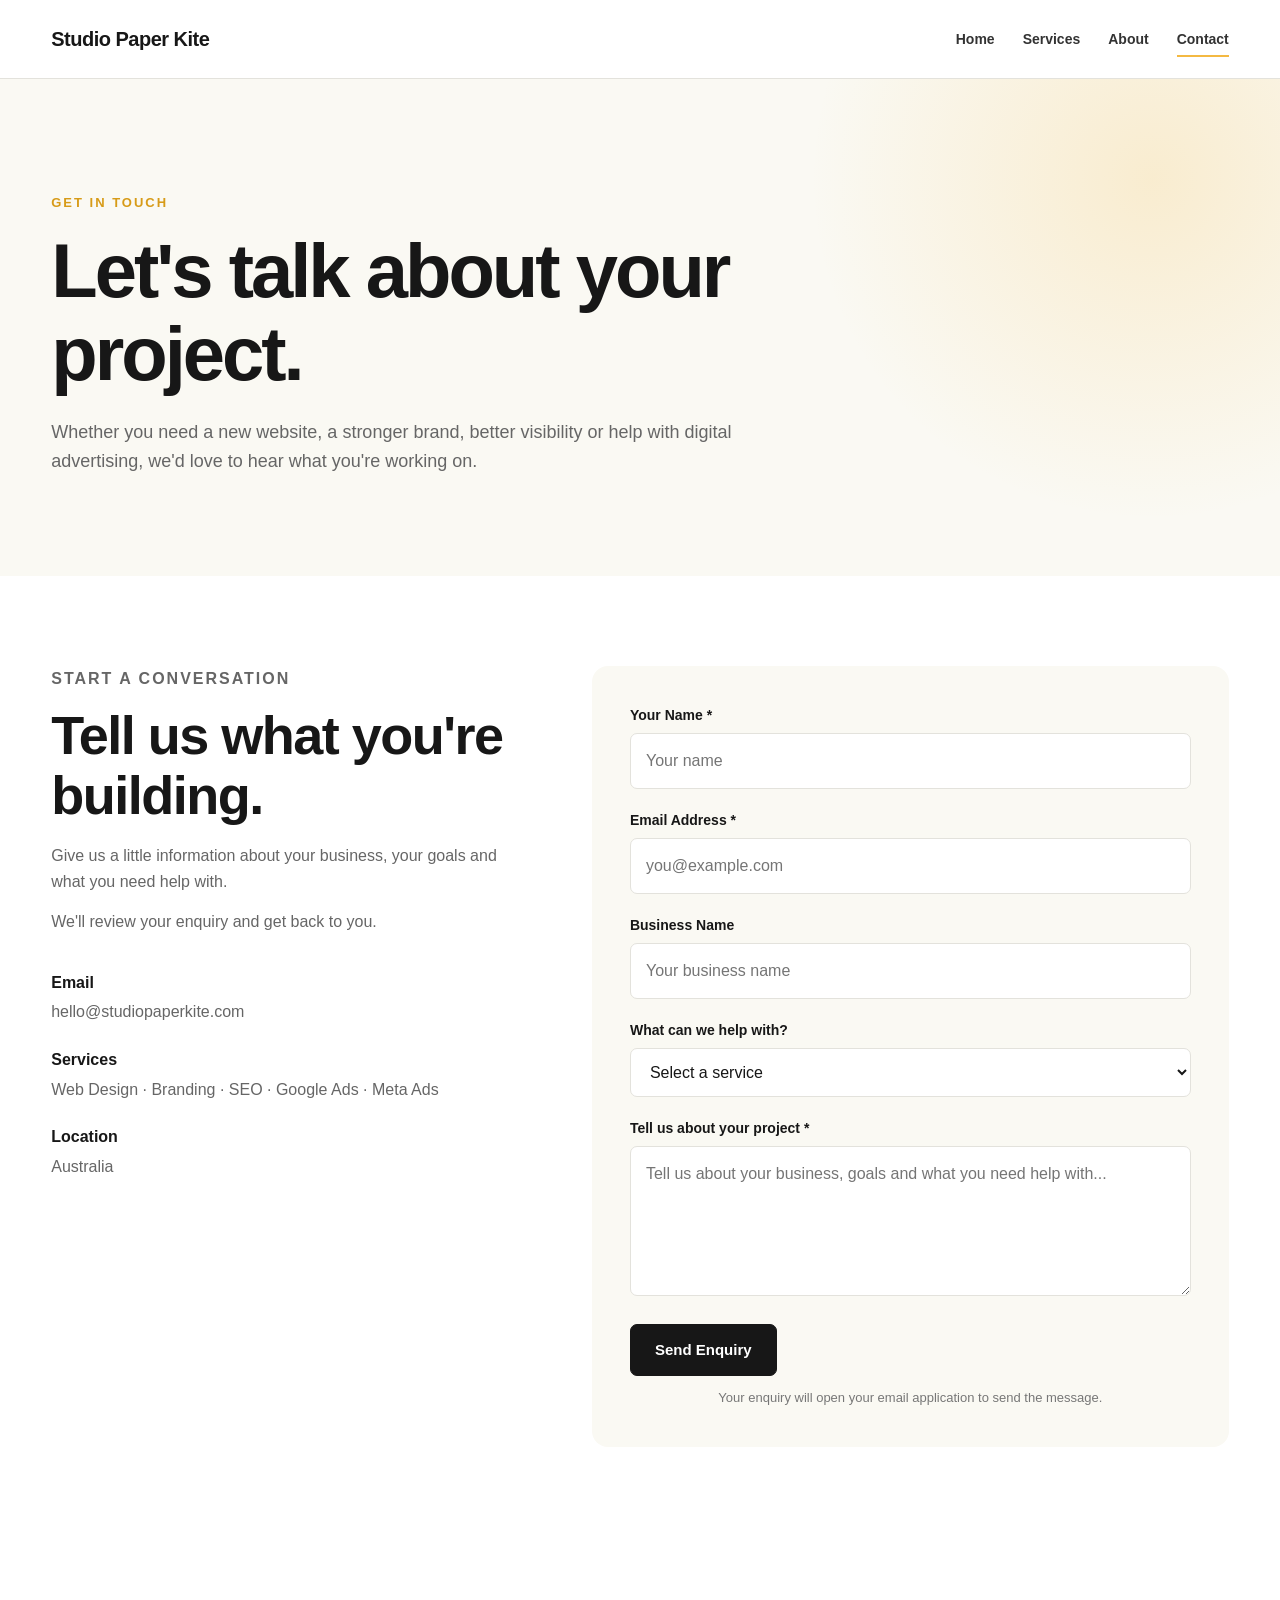
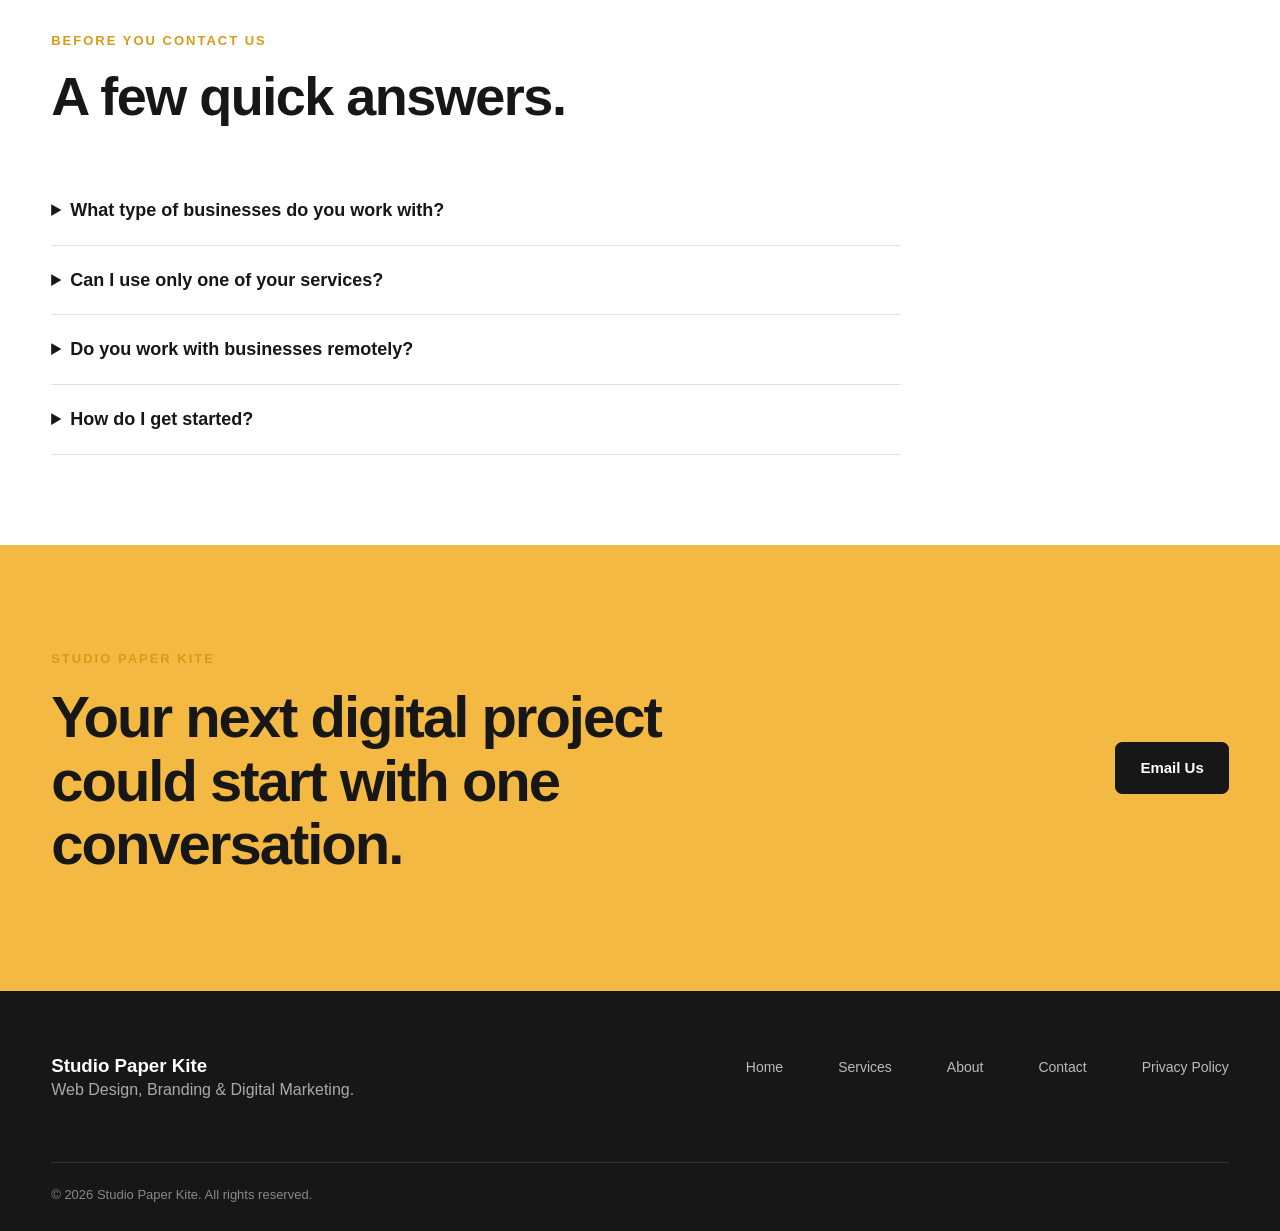
<file: contact.html>
<!DOCTYPE html>
<html lang="en">
<head>
    <meta charset="UTF-8">
    <meta name="viewport" content="width=device-width, initial-scale=1.0">

    <title>Contact | Studio Paper Kite</title>

    <meta name="description"
        content="Contact Studio Paper Kite for web design, graphic design, branding, SEO, Google Ads, Meta Ads and digital marketing services.">

    <meta name="author" content="Studio Paper Kite">

    <meta name="robots" content="index, follow">

    <link rel="stylesheet" href="style.css">
</head>

<body>

    <!-- ================= HEADER ================= -->

    <header class="site-header">

        <div class="container header-inner">

            <a href="index.html" class="logo">
                Studio Paper Kite
            </a>

            <nav class="main-nav">

                <a href="index.html">
                    Home
                </a>

                <a href="services.html">
                    Services
                </a>

                <a href="about.html">
                    About
                </a>

                <a href="contact.html" class="active">
                    Contact
                </a>

            </nav>

        </div>

    </header>


    <!-- ================= HERO ================= -->

    <section class="page-hero">

        <div class="container">

            <p class="eyebrow">
                GET IN TOUCH
            </p>

            <h1>
                Let's talk about your project.
            </h1>

            <p class="hero-text">
                Whether you need a new website, a stronger brand,
                better visibility or help with digital advertising,
                we'd love to hear what you're working on.
            </p>

        </div>

    </section>


    <!-- ================= CONTACT ================= -->

    <section class="contact-section">

        <div class="container contact-grid">


            <!-- Contact Information -->

            <div class="contact-info">

                <p class="eyebrow">
                    START A CONVERSATION
                </p>

                <h2>
                    Tell us what
                    you're building.
                </h2>

                <p>
                    Give us a little information about your business,
                    your goals and what you need help with.
                </p>

                <p>
                    We'll review your enquiry and get back to you.
                </p>


                <div class="contact-details">

                    <div class="contact-item">

                        <strong>
                            Email
                        </strong>

                        <a href="mailto:hello@studiopaperkite.com">
                            hello@studiopaperkite.com
                        </a>

                    </div>


                    <div class="contact-item">

                        <strong>
                            Services
                        </strong>

                        <span>
                            Web Design · Branding · SEO · Google Ads · Meta Ads
                        </span>

                    </div>


                    <div class="contact-item">

                        <strong>
                            Location
                        </strong>

                        <span>
                            Australia
                        </span>

                    </div>

                </div>

            </div>


            <!-- Contact Form -->

            <div class="contact-form-wrapper">

                <form class="contact-form" id="contactForm">

                    <div class="form-group">

                        <label for="name">
                            Your Name *
                        </label>

                        <input
                            type="text"
                            id="name"
                            name="name"
                            placeholder="Your name"
                            required
                        >

                    </div>


                    <div class="form-group">

                        <label for="email">
                            Email Address *
                        </label>

                        <input
                            type="email"
                            id="email"
                            name="email"
                            placeholder="you@example.com"
                            required
                        >

                    </div>


                    <div class="form-group">

                        <label for="business">
                            Business Name
                        </label>

                        <input
                            type="text"
                            id="business"
                            name="business"
                            placeholder="Your business name"
                        >

                    </div>


                    <div class="form-group">

                        <label for="service">
                            What can we help with?
                        </label>

                        <select id="service" name="service">

                            <option value="">
                                Select a service
                            </option>

                            <option value="Web Design & Development">
                                Web Design & Development
                            </option>

                            <option value="Graphic Design">
                                Graphic Design
                            </option>

                            <option value="Branding & Identity">
                                Branding & Identity
                            </option>

                            <option value="SEO">
                                Search Engine Optimization
                            </option>

                            <option value="Google Ads">
                                Google Ads
                            </option>

                            <option value="Meta Ads">
                                Meta Ads
                            </option>

                            <option value="Content & Social Media">
                                Content & Social Media
                            </option>

                            <option value="Digital Strategy">
                                Digital Strategy & Analytics
                            </option>

                            <option value="Other">
                                Other
                            </option>

                        </select>

                    </div>


                    <div class="form-group">

                        <label for="message">
                            Tell us about your project *
                        </label>

                        <textarea
                            id="message"
                            name="message"
                            placeholder="Tell us about your business, goals and what you need help with..."
                            required
                        ></textarea>

                    </div>


                    <button
                        type="submit"
                        class="btn btn-primary"
                    >
                        Send Enquiry
                    </button>

                    <p class="form-note">
                        Your enquiry will open your email application
                        to send the message.
                    </p>

                </form>

            </div>

        </div>

    </section>


    <!-- ================= FAQ ================= -->

    <section class="faq-section">

        <div class="container">

            <div class="section-heading">

                <p class="eyebrow">
                    BEFORE YOU CONTACT US
                </p>

                <h2>
                    A few quick answers.
                </h2>

            </div>


            <div class="faq-list">


                <details>

                    <summary>
                        What type of businesses do you work with?
                    </summary>

                    <p>
                        We work with businesses that want to improve
                        their website, brand, online visibility or
                        digital marketing presence.
                    </p>

                </details>


                <details>

                    <summary>
                        Can I use only one of your services?
                    </summary>

                    <p>
                        Absolutely. You can engage us for a single
                        service or combine multiple services depending
                        on what your business needs.
                    </p>

                </details>


                <details>

                    <summary>
                        Do you work with businesses remotely?
                    </summary>

                    <p>
                        Yes. Digital projects can be managed remotely,
                        making it possible to work with businesses
                        across Australia and beyond.
                    </p>

                </details>


                <details>

                    <summary>
                        How do I get started?
                    </summary>

                    <p>
                        Send us an enquiry using the form above.
                        Tell us about your business and what you're
                        looking to achieve, and we'll take it from there.
                    </p>

                </details>


            </div>

        </div>

    </section>


    <!-- ================= CTA ================= -->

    <section class="cta-section">

        <div class="container">

            <div class="cta-box">

                <div>

                    <p class="eyebrow">
                        STUDIO PAPER KITE
                    </p>

                    <h2>
                        Your next digital project
                        could start with one conversation.
                    </h2>

                </div>

                <a
                    href="mailto:hello@studiopaperkite.com"
                    class="btn"
                >
                    Email Us
                </a>

            </div>

        </div>

    </section>


    <!-- ================= FOOTER ================= -->

    <footer class="site-footer">

        <div class="container">

            <div class="footer-inner">

                <div>

                    <h3>
                        Studio Paper Kite
                    </h3>

                    <p>
                        Web Design, Branding & Digital Marketing.
                    </p>

                </div>


                <div class="footer-links">

                    <a href="index.html">
                        Home
                    </a>

                    <a href="services.html">
                        Services
                    </a>

                    <a href="about.html">
                        About
                    </a>

                    <a href="contact.html">
                        Contact
                    </a>

                    <a href="privacy.html">
                        Privacy Policy
                    </a>

                </div>

            </div>


            <div class="footer-bottom">

                <p>
                    © 2026 Studio Paper Kite. All rights reserved.
                </p>

            </div>

        </div>

    </footer>


    <script src="script.js"></script>

</body>
</html>
</file>
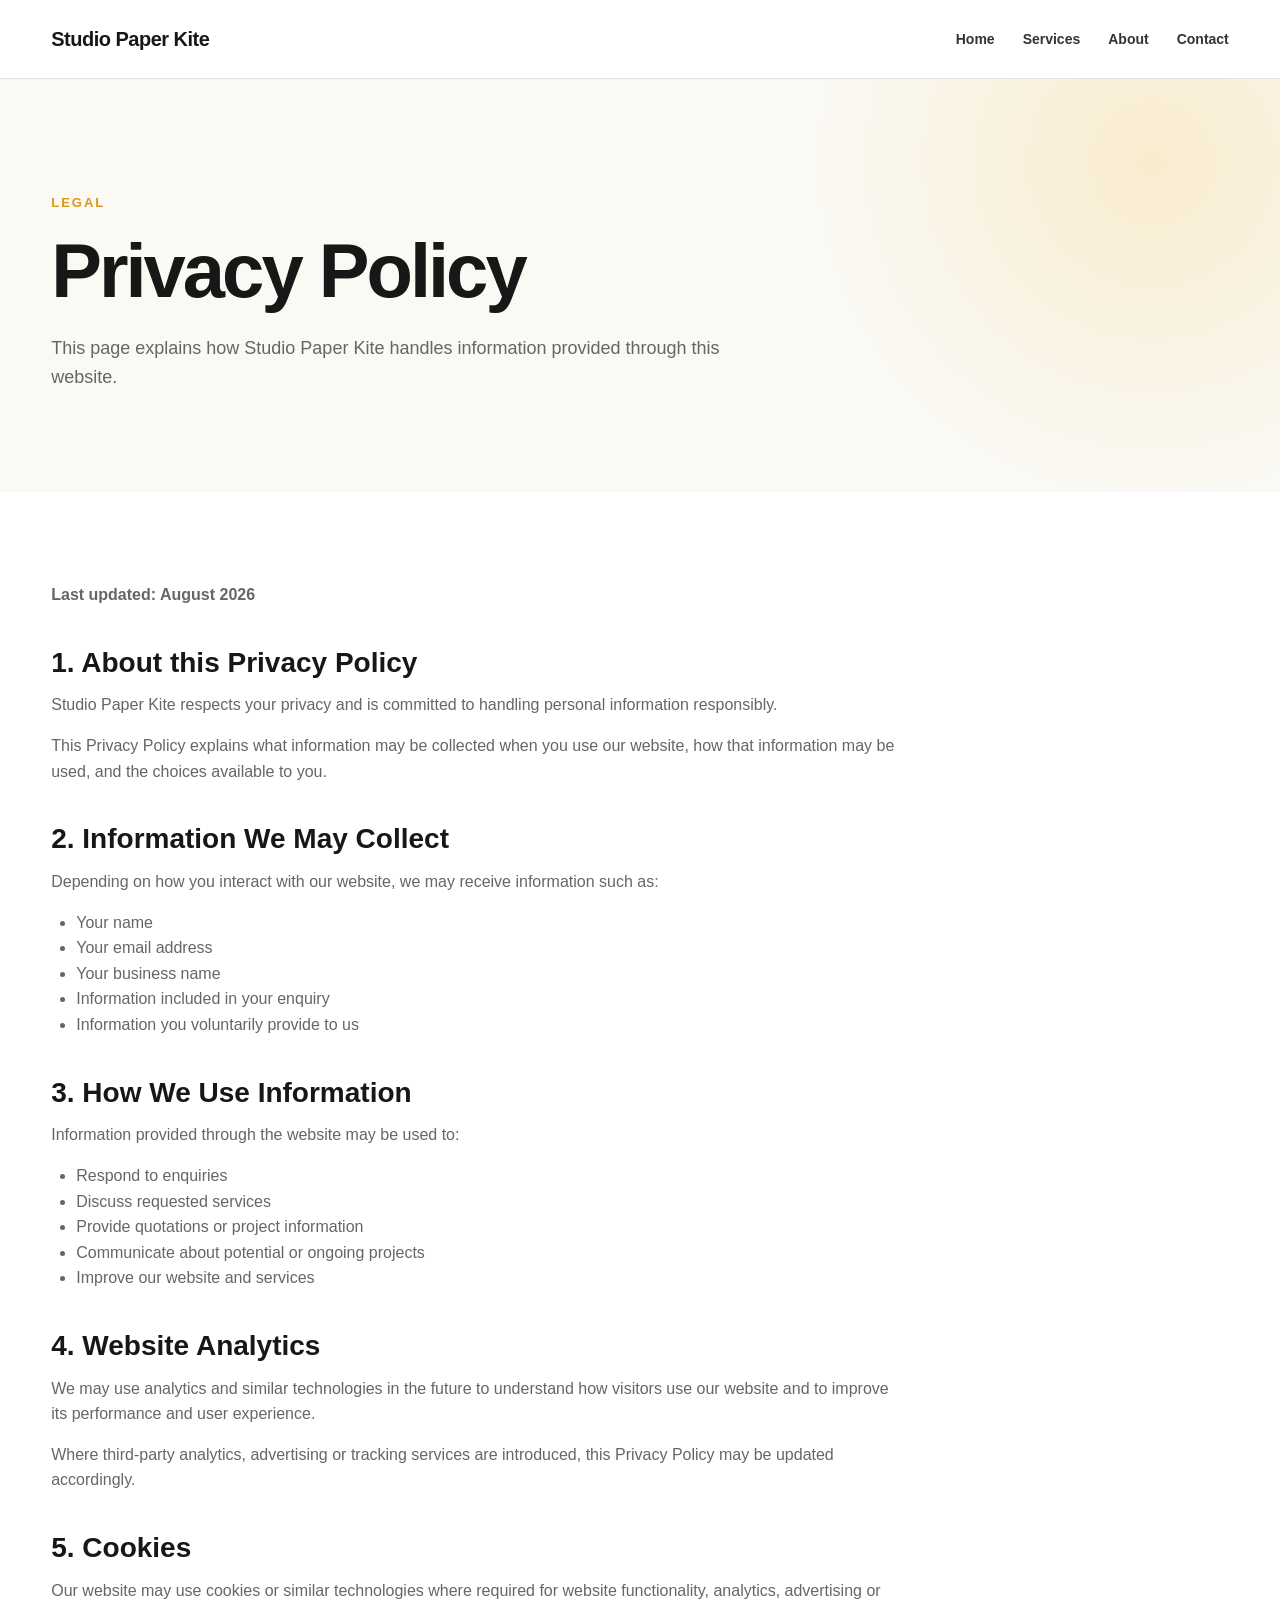
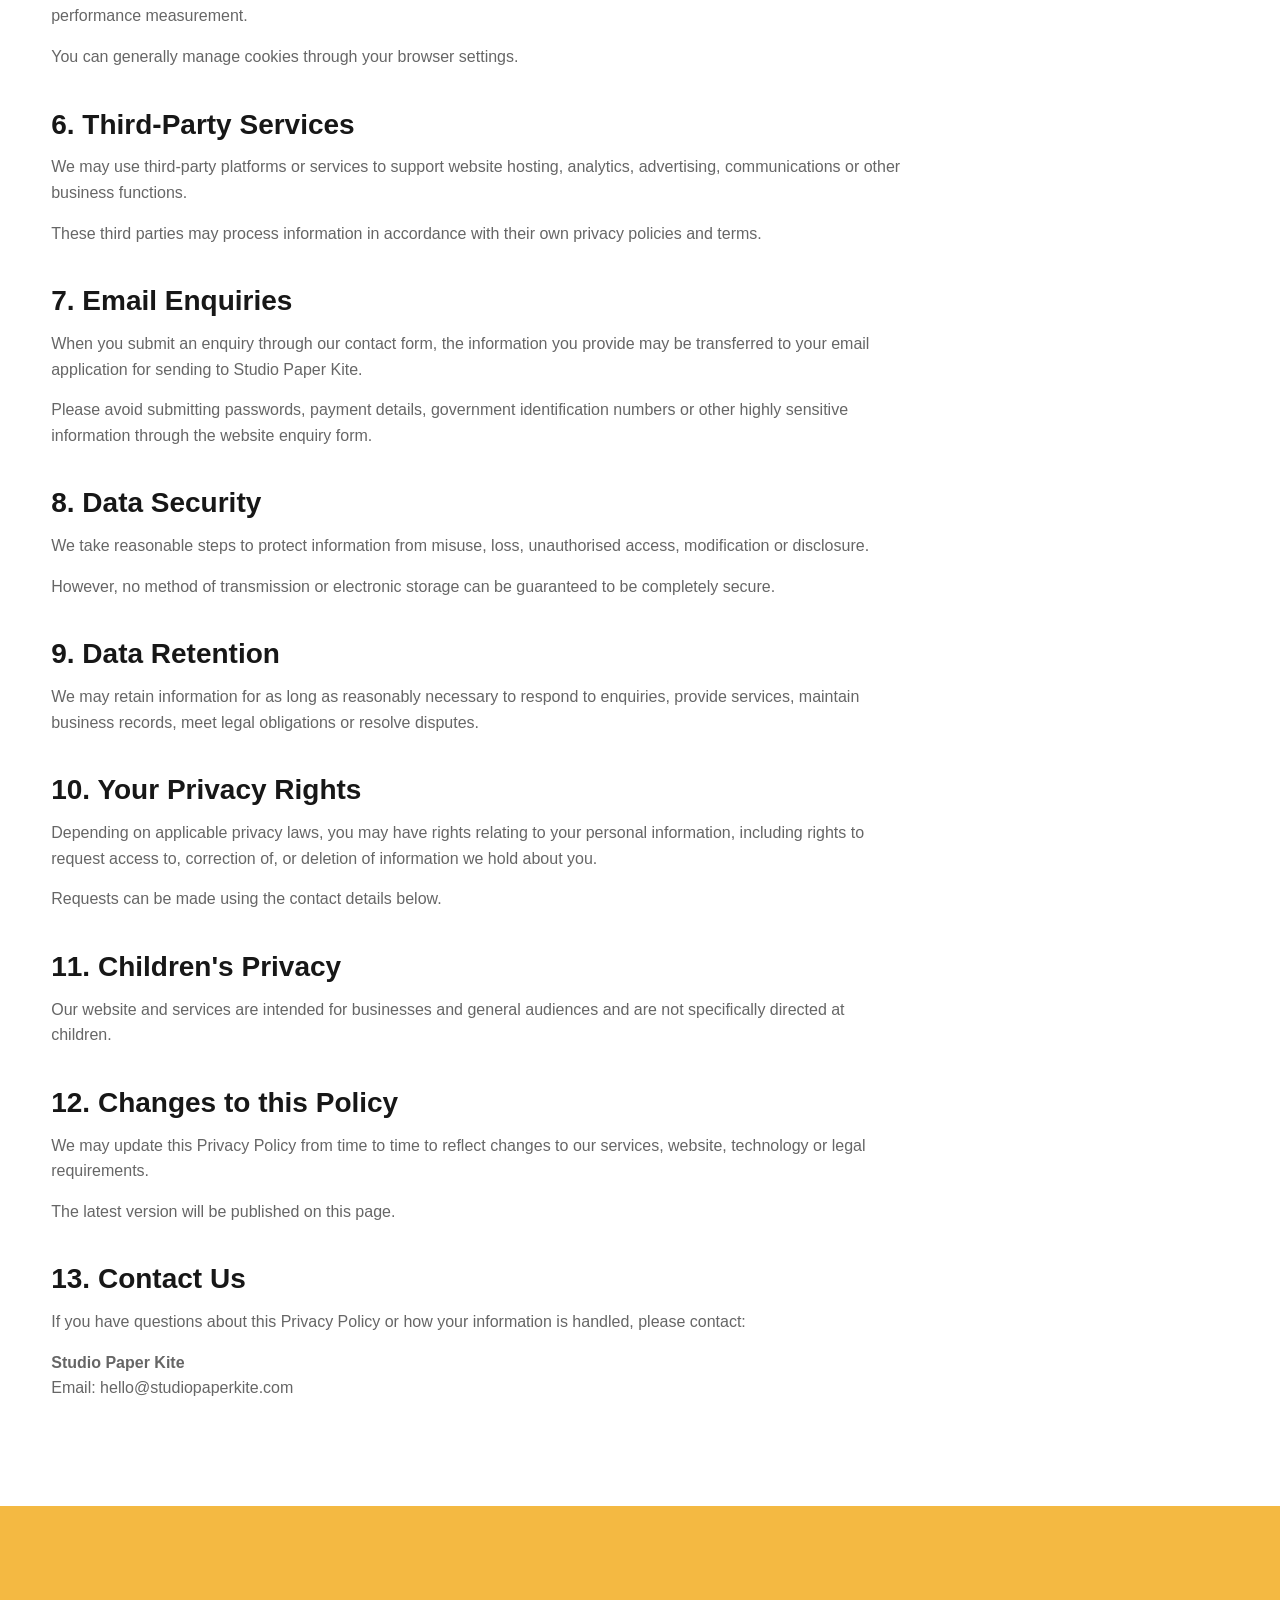
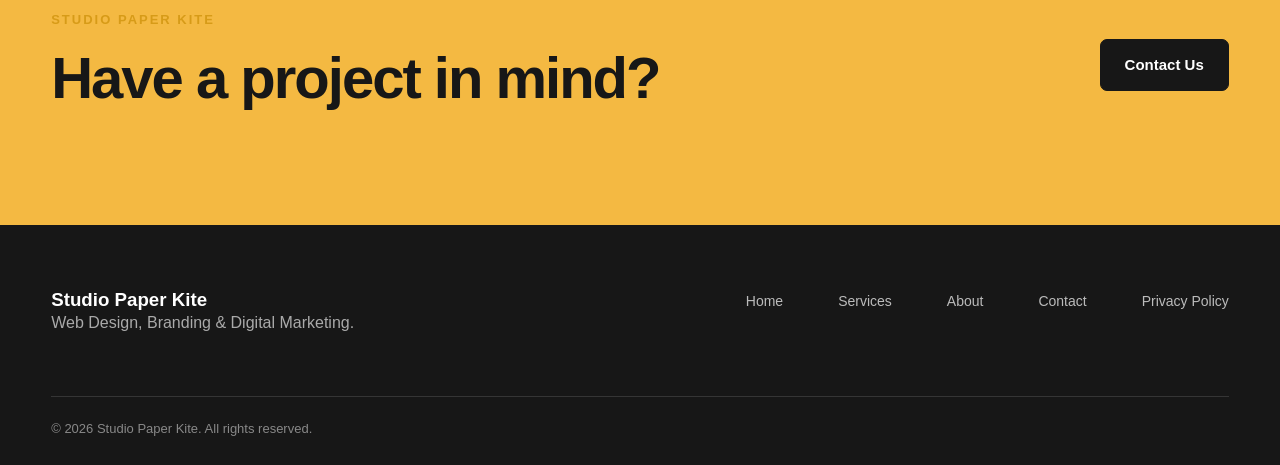
<file: privacy.html>
<!DOCTYPE html>
<html lang="en">
<head>
    <meta charset="UTF-8">
    <meta name="viewport" content="width=device-width, initial-scale=1.0">

    <title>Privacy Policy | Studio Paper Kite</title>

    <meta name="description"
        content="Privacy Policy for Studio Paper Kite. Learn how we collect, use and protect information submitted through our website.">

    <meta name="author" content="Studio Paper Kite">

    <meta name="robots" content="index, follow">

    <link rel="stylesheet" href="style.css">
</head>

<body>

    <!-- ================= HEADER ================= -->

    <header class="site-header">

        <div class="container header-inner">

            <a href="index.html" class="logo">
                Studio Paper Kite
            </a>

            <nav class="main-nav">

                <a href="index.html">Home</a>

                <a href="services.html">Services</a>

                <a href="about.html">About</a>

                <a href="contact.html">Contact</a>

            </nav>

        </div>

    </header>


    <!-- ================= HERO ================= -->

    <section class="page-hero">

        <div class="container">

            <p class="eyebrow">
                LEGAL
            </p>

            <h1>
                Privacy Policy
            </h1>

            <p class="hero-text">
                This page explains how Studio Paper Kite handles
                information provided through this website.
            </p>

        </div>

    </section>


    <!-- ================= PRIVACY CONTENT ================= -->

    <section class="privacy-section">

        <div class="container">

            <div class="privacy-content">

                <p>
                    <strong>Last updated: August 2026</strong>
                </p>


                <h2>1. About this Privacy Policy</h2>

                <p>
                    Studio Paper Kite respects your privacy and is committed
                    to handling personal information responsibly.
                </p>

                <p>
                    This Privacy Policy explains what information may be
                    collected when you use our website, how that information
                    may be used, and the choices available to you.
                </p>


                <h2>2. Information We May Collect</h2>

                <p>
                    Depending on how you interact with our website, we may
                    receive information such as:
                </p>

                <ul>
                    <li>Your name</li>
                    <li>Your email address</li>
                    <li>Your business name</li>
                    <li>Information included in your enquiry</li>
                    <li>Information you voluntarily provide to us</li>
                </ul>


                <h2>3. How We Use Information</h2>

                <p>
                    Information provided through the website may be used to:
                </p>

                <ul>
                    <li>Respond to enquiries</li>
                    <li>Discuss requested services</li>
                    <li>Provide quotations or project information</li>
                    <li>Communicate about potential or ongoing projects</li>
                    <li>Improve our website and services</li>
                </ul>


                <h2>4. Website Analytics</h2>

                <p>
                    We may use analytics and similar technologies in the
                    future to understand how visitors use our website and
                    to improve its performance and user experience.
                </p>

                <p>
                    Where third-party analytics, advertising or tracking
                    services are introduced, this Privacy Policy may be
                    updated accordingly.
                </p>


                <h2>5. Cookies</h2>

                <p>
                    Our website may use cookies or similar technologies
                    where required for website functionality, analytics,
                    advertising or performance measurement.
                </p>

                <p>
                    You can generally manage cookies through your browser
                    settings.
                </p>


                <h2>6. Third-Party Services</h2>

                <p>
                    We may use third-party platforms or services to support
                    website hosting, analytics, advertising, communications
                    or other business functions.
                </p>

                <p>
                    These third parties may process information in accordance
                    with their own privacy policies and terms.
                </p>


                <h2>7. Email Enquiries</h2>

                <p>
                    When you submit an enquiry through our contact form,
                    the information you provide may be transferred to your
                    email application for sending to Studio Paper Kite.
                </p>

                <p>
                    Please avoid submitting passwords, payment details,
                    government identification numbers or other highly
                    sensitive information through the website enquiry form.
                </p>


                <h2>8. Data Security</h2>

                <p>
                    We take reasonable steps to protect information from
                    misuse, loss, unauthorised access, modification or
                    disclosure.
                </p>

                <p>
                    However, no method of transmission or electronic storage
                    can be guaranteed to be completely secure.
                </p>


                <h2>9. Data Retention</h2>

                <p>
                    We may retain information for as long as reasonably
                    necessary to respond to enquiries, provide services,
                    maintain business records, meet legal obligations or
                    resolve disputes.
                </p>


                <h2>10. Your Privacy Rights</h2>

                <p>
                    Depending on applicable privacy laws, you may have rights
                    relating to your personal information, including rights
                    to request access to, correction of, or deletion of
                    information we hold about you.
                </p>

                <p>
                    Requests can be made using the contact details below.
                </p>


                <h2>11. Children's Privacy</h2>

                <p>
                    Our website and services are intended for businesses and
                    general audiences and are not specifically directed at
                    children.
                </p>


                <h2>12. Changes to this Policy</h2>

                <p>
                    We may update this Privacy Policy from time to time to
                    reflect changes to our services, website, technology or
                    legal requirements.
                </p>

                <p>
                    The latest version will be published on this page.
                </p>


                <h2>13. Contact Us</h2>

                <p>
                    If you have questions about this Privacy Policy or how
                    your information is handled, please contact:
                </p>

                <p>
                    <strong>Studio Paper Kite</strong><br>
                    Email:
                    <a href="mailto:hello@studiopaperkite.com">
                        hello@studiopaperkite.com
                    </a>
                </p>

            </div>

        </div>

    </section>


    <!-- ================= CTA ================= -->

    <section class="cta-section">

        <div class="container">

            <div class="cta-box">

                <div>

                    <p class="eyebrow">
                        STUDIO PAPER KITE
                    </p>

                    <h2>
                        Have a project in mind?
                    </h2>

                </div>

                <a href="contact.html" class="btn">
                    Contact Us
                </a>

            </div>

        </div>

    </section>


    <!-- ================= FOOTER ================= -->

    <footer class="site-footer">

        <div class="container">

            <div class="footer-inner">

                <div>

                    <h3>
                        Studio Paper Kite
                    </h3>

                    <p>
                        Web Design, Branding & Digital Marketing.
                    </p>

                </div>


                <div class="footer-links">

                    <a href="index.html">Home</a>

                    <a href="services.html">Services</a>

                    <a href="about.html">About</a>

                    <a href="contact.html">Contact</a>

                    <a href="privacy.html">Privacy Policy</a>

                </div>

            </div>


            <div class="footer-bottom">

                <p>
                    © 2026 Studio Paper Kite. All rights reserved.
                </p>

            </div>

        </div>

    </footer>


    <script src="script.js"></script>

</body>
</html>
</file>
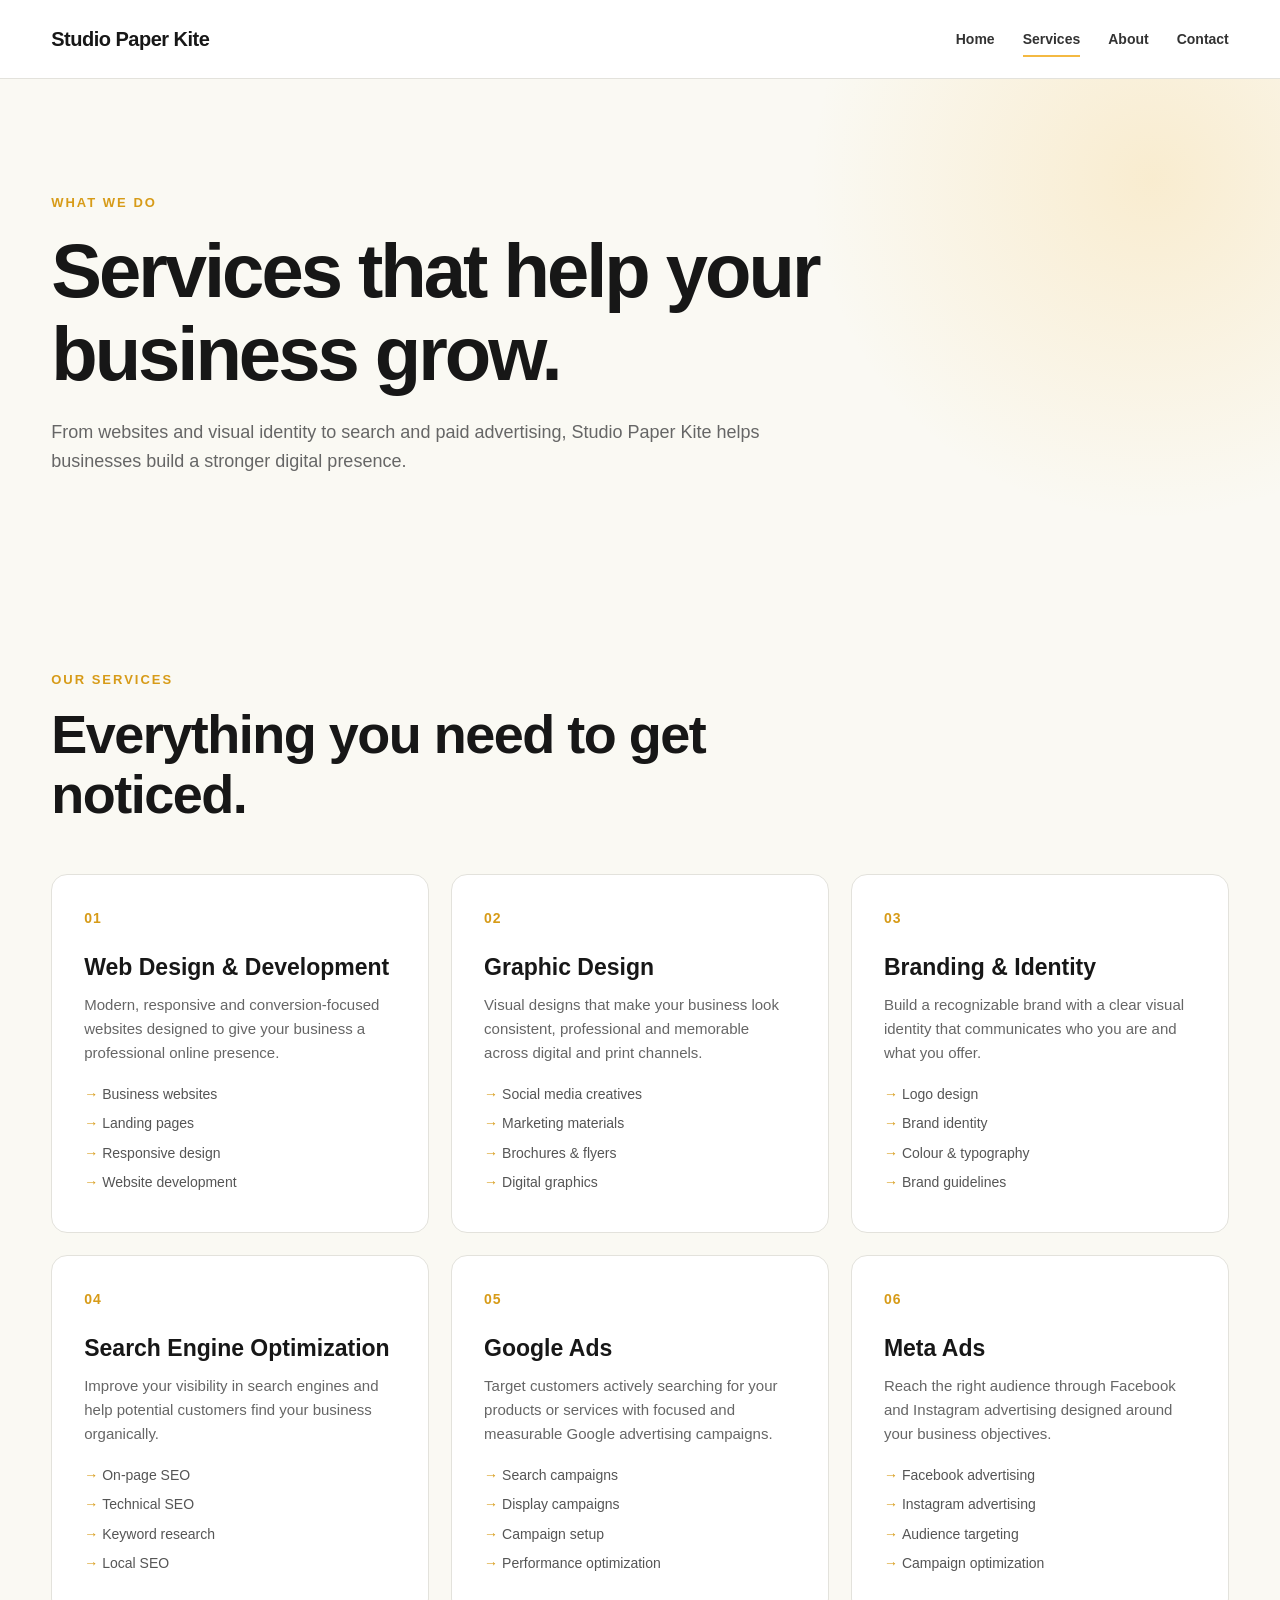
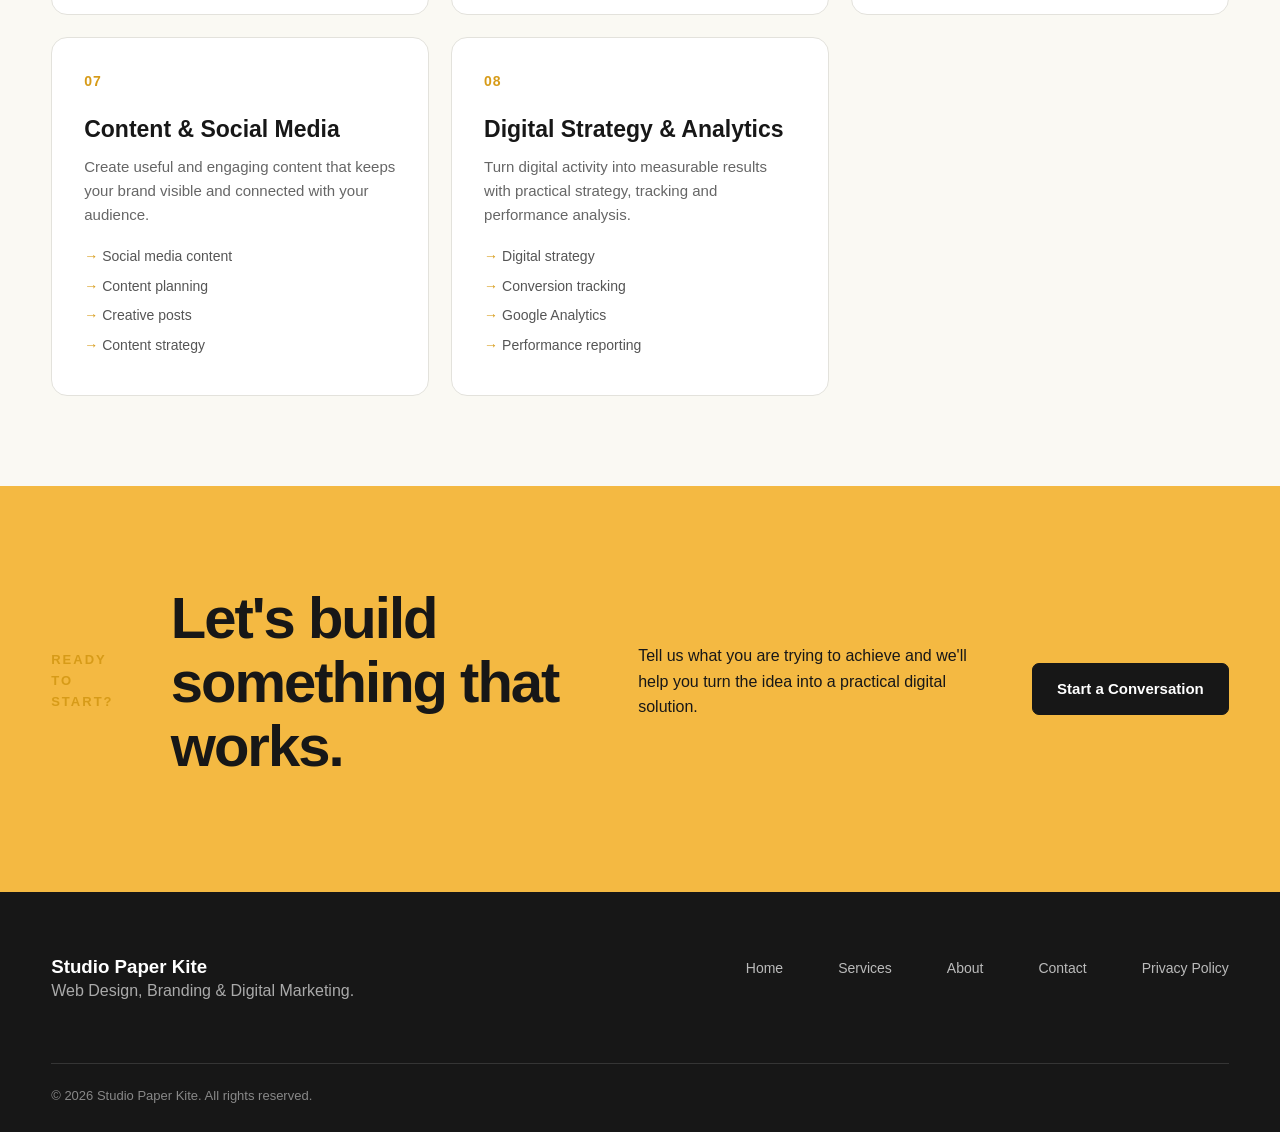
<file: services.html>
<!DOCTYPE html>
<html lang="en">
<head>
    <meta charset="UTF-8">
    <meta name="viewport" content="width=device-width, initial-scale=1.0">

    <title>Services | Studio Paper Kite</title>

    <meta name="description" content="Studio Paper Kite offers web design, graphic design, branding, SEO, Google Ads, Meta Ads and digital marketing services for growing businesses.">

    <meta name="keywords" content="web design, web development, graphic design, branding, SEO, Google Ads, Meta Ads, digital marketing, Studio Paper Kite">

    <meta name="author" content="Studio Paper Kite">

    <link rel="stylesheet" href="style.css">
</head>

<body>

    <!-- Header -->
    <header class="site-header">
        <div class="container header-inner">

            <a href="index.html" class="logo">
                Studio Paper Kite
            </a>

            <nav class="main-nav">
                <a href="index.html">Home</a>
                <a href="services.html" class="active">Services</a>
                <a href="about.html">About</a>
                <a href="contact.html">Contact</a>
            </nav>

        </div>
    </header>


    <!-- Hero -->
    <section class="page-hero">
        <div class="container">

            <p class="eyebrow">WHAT WE DO</p>

            <h1>Services that help your business grow.</h1>

            <p class="hero-text">
                From websites and visual identity to search and paid advertising,
                Studio Paper Kite helps businesses build a stronger digital presence.
            </p>

        </div>
    </section>


    <!-- Services -->
    <section class="services-section">
        <div class="container">

            <div class="section-heading">
                <p class="eyebrow">OUR SERVICES</p>
                <h2>Everything you need to get noticed.</h2>
            </div>


            <div class="services-grid">

                <!-- Service 1 -->
                <article class="service-card">
                    <span class="service-number">01</span>
                    <h3>Web Design & Development</h3>
                    <p>
                        Modern, responsive and conversion-focused websites designed
                        to give your business a professional online presence.
                    </p>
                    <ul>
                        <li>Business websites</li>
                        <li>Landing pages</li>
                        <li>Responsive design</li>
                        <li>Website development</li>
                    </ul>
                </article>


                <!-- Service 2 -->
                <article class="service-card">
                    <span class="service-number">02</span>
                    <h3>Graphic Design</h3>
                    <p>
                        Visual designs that make your business look consistent,
                        professional and memorable across digital and print channels.
                    </p>
                    <ul>
                        <li>Social media creatives</li>
                        <li>Marketing materials</li>
                        <li>Brochures & flyers</li>
                        <li>Digital graphics</li>
                    </ul>
                </article>


                <!-- Service 3 -->
                <article class="service-card">
                    <span class="service-number">03</span>
                    <h3>Branding & Identity</h3>
                    <p>
                        Build a recognizable brand with a clear visual identity
                        that communicates who you are and what you offer.
                    </p>
                    <ul>
                        <li>Logo design</li>
                        <li>Brand identity</li>
                        <li>Colour & typography</li>
                        <li>Brand guidelines</li>
                    </ul>
                </article>


                <!-- Service 4 -->
                <article class="service-card">
                    <span class="service-number">04</span>
                    <h3>Search Engine Optimization</h3>
                    <p>
                        Improve your visibility in search engines and help potential
                        customers find your business organically.
                    </p>
                    <ul>
                        <li>On-page SEO</li>
                        <li>Technical SEO</li>
                        <li>Keyword research</li>
                        <li>Local SEO</li>
                    </ul>
                </article>


                <!-- Service 5 -->
                <article class="service-card">
                    <span class="service-number">05</span>
                    <h3>Google Ads</h3>
                    <p>
                        Target customers actively searching for your products or
                        services with focused and measurable Google advertising campaigns.
                    </p>
                    <ul>
                        <li>Search campaigns</li>
                        <li>Display campaigns</li>
                        <li>Campaign setup</li>
                        <li>Performance optimization</li>
                    </ul>
                </article>


                <!-- Service 6 -->
                <article class="service-card">
                    <span class="service-number">06</span>
                    <h3>Meta Ads</h3>
                    <p>
                        Reach the right audience through Facebook and Instagram
                        advertising designed around your business objectives.
                    </p>
                    <ul>
                        <li>Facebook advertising</li>
                        <li>Instagram advertising</li>
                        <li>Audience targeting</li>
                        <li>Campaign optimization</li>
                    </ul>
                </article>


                <!-- Service 7 -->
                <article class="service-card">
                    <span class="service-number">07</span>
                    <h3>Content & Social Media</h3>
                    <p>
                        Create useful and engaging content that keeps your brand
                        visible and connected with your audience.
                    </p>
                    <ul>
                        <li>Social media content</li>
                        <li>Content planning</li>
                        <li>Creative posts</li>
                        <li>Content strategy</li>
                    </ul>
                </article>


                <!-- Service 8 -->
                <article class="service-card">
                    <span class="service-number">08</span>
                    <h3>Digital Strategy & Analytics</h3>
                    <p>
                        Turn digital activity into measurable results with practical
                        strategy, tracking and performance analysis.
                    </p>
                    <ul>
                        <li>Digital strategy</li>
                        <li>Conversion tracking</li>
                        <li>Google Analytics</li>
                        <li>Performance reporting</li>
                    </ul>
                </article>

            </div>

        </div>
    </section>


    <!-- CTA -->
    <section class="cta-section">
        <div class="container">

            <div class="cta-box">

                <p class="eyebrow">READY TO START?</p>

                <h2>Let's build something that works.</h2>

                <p>
                    Tell us what you are trying to achieve and we'll help you
                    turn the idea into a practical digital solution.
                </p>

                <a href="contact.html" class="btn">
                    Start a Conversation
                </a>

            </div>

        </div>
    </section>


    <!-- Footer -->
    <footer class="site-footer">
        <div class="container">

            <div class="footer-inner">

                <div>
                    <h3>Studio Paper Kite</h3>
                    <p>
                        Web Design, Branding & Digital Marketing.
                    </p>
                </div>

                <div class="footer-links">
                    <a href="index.html">Home</a>
                    <a href="services.html">Services</a>
                    <a href="about.html">About</a>
                    <a href="contact.html">Contact</a>
                    <a href="privacy.html">Privacy Policy</a>
                </div>

            </div>

            <div class="footer-bottom">
                <p>© 2026 Studio Paper Kite. All rights reserved.</p>
            </div>

        </div>
    </footer>


    <script src="script.js"></script>

</body>
</html>
</file>
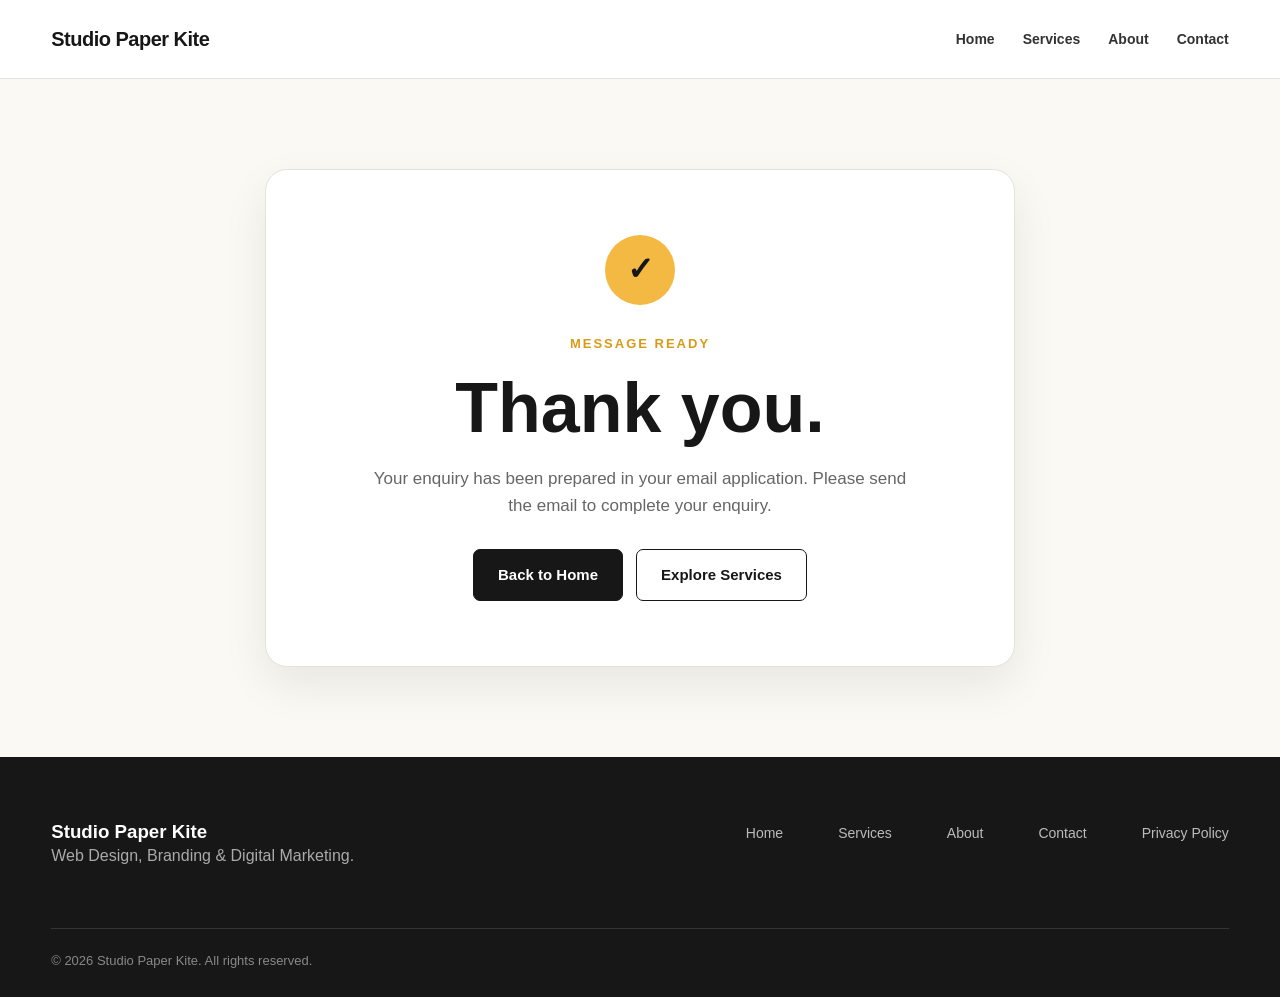
<file: thank-you.html>
<!DOCTYPE html>
<html lang="en">
<head>
    <meta charset="UTF-8">
    <meta name="viewport" content="width=device-width, initial-scale=1.0">

    <title>Thank You | Studio Paper Kite</title>

    <meta name="description"
        content="Thank you for contacting Studio Paper Kite.">

    <meta name="robots" content="noindex, nofollow">

    <link rel="stylesheet" href="style.css">
</head>

<body>

    <!-- ================= HEADER ================= -->

    <header class="site-header">

        <div class="container header-inner">

            <a href="index.html" class="logo">
                Studio Paper Kite
            </a>

            <nav class="main-nav">
                <a href="index.html">Home</a>
                <a href="services.html">Services</a>
                <a href="about.html">About</a>
                <a href="contact.html">Contact</a>
            </nav>

        </div>

    </header>


    <!-- ================= THANK YOU ================= -->

    <main>

        <section class="thank-you-section">

            <div class="container">

                <div class="thank-you-box">

                    <div class="thank-you-icon">
                        ✓
                    </div>

                    <p class="eyebrow">
                        MESSAGE READY
                    </p>

                    <h1>
                        Thank you.
                    </h1>

                    <p>
                        Your enquiry has been prepared in your email
                        application. Please send the email to complete
                        your enquiry.
                    </p>

                    <div class="thank-you-actions">

                        <a href="index.html" class="btn btn-primary">
                            Back to Home
                        </a>

                        <a href="services.html" class="btn btn-secondary">
                            Explore Services
                        </a>

                    </div>

                </div>

            </div>

        </section>

    </main>


    <!-- ================= FOOTER ================= -->

    <footer class="site-footer">

        <div class="container">

            <div class="footer-inner">

                <div>

                    <h3>
                        Studio Paper Kite
                    </h3>

                    <p>
                        Web Design, Branding & Digital Marketing.
                    </p>

                </div>


                <div class="footer-links">

                    <a href="index.html">Home</a>

                    <a href="services.html">Services</a>

                    <a href="about.html">About</a>

                    <a href="contact.html">Contact</a>

                    <a href="privacy.html">Privacy Policy</a>

                </div>

            </div>


            <div class="footer-bottom">

                <p>
                    © 2026 Studio Paper Kite. All rights reserved.
                </p>

            </div>

        </div>

    </footer>


    <script src="script.js"></script>

</body>
</html>
</file>
<file: style.css>
/* =========================================================
   STUDIO PAPER KITE
   Complete Website Styles
   ========================================================= */

:root {
    --black: #171717;
    --dark: #222222;
    --grey: #666666;
    --light-grey: #f3f3ef;
    --border: #e3e2dc;
    --cream: #faf9f3;
    --white: #ffffff;
    --accent: #f4b942;
    --accent-dark: #d79b18;

    --container: 1180px;
    --radius: 16px;
    --shadow: 0 18px 45px rgba(0, 0, 0, 0.08);
}


/* =========================================================
   RESET
   ========================================================= */

* {
    margin: 0;
    padding: 0;
    box-sizing: border-box;
}

html {
    scroll-behavior: smooth;
}

body {
    font-family: Arial, Helvetica, sans-serif;
    background: var(--white);
    color: var(--black);
    line-height: 1.6;
}

img {
    max-width: 100%;
    display: block;
}

a {
    color: inherit;
    text-decoration: none;
}

button,
input,
textarea,
select {
    font: inherit;
}

button {
    cursor: pointer;
}


/* =========================================================
   GLOBAL
   ========================================================= */

.container {
    width: min(var(--container), 92%);
    margin: 0 auto;
}

section {
    padding: 90px 0;
}

.eyebrow,
.section-label {
    display: inline-block;
    margin-bottom: 15px;
    color: var(--accent-dark);
    font-size: 13px;
    font-weight: 800;
    letter-spacing: 2px;
    text-transform: uppercase;
}

h1,
h2,
h3,
h4 {
    line-height: 1.1;
}

p {
    margin-bottom: 15px;
}

.hero-text {
    max-width: 720px;
    color: var(--grey);
    font-size: 18px;
}

.section-heading {
    max-width: 800px;
    margin-bottom: 50px;
}

.section-heading h2,
.intro h2,
.contact-info h2 {
    margin-bottom: 18px;
    font-size: clamp(34px, 5vw, 54px);
    letter-spacing: -1.5px;
}

.section-heading > p:last-child {
    color: var(--grey);
    font-size: 17px;
}


/* =========================================================
   BUTTONS
   ========================================================= */

.btn {
    display: inline-flex;
    align-items: center;
    justify-content: center;
    min-height: 50px;
    padding: 13px 24px;
    border: 1px solid var(--black);
    border-radius: 7px;
    background: var(--black);
    color: var(--white);
    font-size: 15px;
    font-weight: 700;
    transition: all 0.25s ease;
}

.btn:hover {
    background: var(--accent);
    border-color: var(--accent);
    color: var(--black);
    transform: translateY(-2px);
}

.btn-primary {
    background: var(--black);
    color: var(--white);
}

.btn-secondary {
    background: transparent;
    color: var(--black);
}

.btn-full {
    width: 100%;
}


/* =========================================================
   HEADER
   ========================================================= */

.site-header {
    position: sticky;
    top: 0;
    z-index: 1000;
    background: rgba(255, 255, 255, 0.96);
    border-bottom: 1px solid var(--border);
    backdrop-filter: blur(12px);
}

.nav-container,
.header-inner {
    min-height: 78px;
    display: flex;
    align-items: center;
    justify-content: space-between;
    gap: 30px;
}

.logo {
    display: flex;
    align-items: center;
    gap: 11px;
    font-size: 20px;
    font-weight: 800;
    letter-spacing: -0.5px;
}

.logo-mark {
    width: 40px;
    height: 40px;
    display: flex;
    align-items: center;
    justify-content: center;
    flex-shrink: 0;
    border-radius: 50%;
    background: var(--accent);
    color: var(--black);
    font-size: 12px;
    font-weight: 900;
}

.logo-text {
    white-space: nowrap;
}

.main-nav {
    display: flex;
    align-items: center;
    gap: 28px;
}

.main-nav a {
    position: relative;
    color: #333333;
    font-size: 14px;
    font-weight: 700;
}

.main-nav a::after {
    content: "";
    position: absolute;
    left: 0;
    bottom: -7px;
    width: 0;
    height: 2px;
    background: var(--accent);
    transition: width 0.25s ease;
}

.main-nav a:hover::after,
.main-nav a.active::after {
    width: 100%;
}

.main-nav .nav-cta {
    padding: 10px 17px;
    border-radius: 6px;
    background: var(--black);
    color: var(--white);
}

.main-nav .nav-cta::after {
    display: none;
}

.menu-toggle,
.mobile-menu-button {
    display: none;
    border: 0;
    background: transparent;
    color: var(--black);
    font-size: 28px;
}


/* =========================================================
   HOME HERO
   ========================================================= */

.hero {
    min-height: 700px;
    display: flex;
    align-items: center;
    padding: 100px 0;
    background:
        radial-gradient(
            circle at 85% 20%,
            rgba(244, 185, 66, 0.24),
            transparent 30%
        ),
        linear-gradient(
            135deg,
            var(--cream) 0%,
            var(--white) 65%
        );
}

.hero-grid {
    display: grid;
    grid-template-columns: 1.1fr 0.9fr;
    align-items: center;
    gap: 70px;
}

.hero-content h1 {
    max-width: 850px;
    margin-bottom: 25px;
    font-size: clamp(48px, 7vw, 82px);
    line-height: 0.98;
    letter-spacing: -4px;
}

.hero-content h1 span {
    color: var(--accent-dark);
}

.hero-content .hero-text {
    margin-bottom: 30px;
}

.hero-buttons {
    display: flex;
    flex-wrap: wrap;
    gap: 14px;
    margin-bottom: 25px;
}

.hero-note {
    color: #777777;
    font-size: 13px;
    font-weight: 700;
    letter-spacing: 0.4px;
}

.hero-art {
    min-height: 450px;
    position: relative;
    display: flex;
    align-items: center;
    justify-content: center;
}

.kite-card {
    width: 350px;
    min-height: 400px;
    position: relative;
    padding: 40px;
    overflow: hidden;
    border-radius: 25px;
    background: var(--black);
    color: var(--white);
    box-shadow: 25px 25px 0 var(--accent);
    transform: rotate(4deg);
}

.kite-shape {
    width: 90px;
    height: 90px;
    display: flex;
    align-items: center;
    justify-content: center;
    margin-bottom: 35px;
    border-radius: 12px;
    background: var(--accent);
    color: var(--black);
    font-size: 45px;
}

.kite-line {
    position: absolute;
    width: 2px;
    height: 180px;
    background: rgba(255, 255, 255, 0.15);
    transform: rotate(35deg);
}

.line-one {
    top: 30px;
    right: 80px;
}

.line-two {
    top: 80px;
    right: 145px;
}

.line-three {
    top: 140px;
    right: 210px;
}

.kite-message {
    position: absolute;
    left: 40px;
    bottom: 40px;
    display: flex;
    flex-direction: column;
    gap: 7px;
}

.kite-message strong {
    font-size: 29px;
}

.kite-message span {
    color: #bbbbbb;
    font-size: 17px;
}


/* =========================================================
   INTRO
   ========================================================= */

.intro {
    background: var(--white);
}

.intro-grid {
    display: grid;
    grid-template-columns: 0.9fr 1.1fr;
    gap: 90px;
    align-items: start;
}

.intro h2 {
    max-width: 600px;
}

.intro-grid > div:last-child {
    padding-top: 35px;
}

.intro-grid > div:last-child p {
    max-width: 680px;
    color: var(--grey);
    font-size: 17px;
}


/* =========================================================
   SERVICES
   ========================================================= */

.services,
.services-section {
    background: var(--cream);
}

.services-grid {
    display: grid;
    grid-template-columns: repeat(3, 1fr);
    gap: 22px;
}

.service-card {
    min-height: 300px;
    padding: 32px;
    border: 1px solid var(--border);
    border-radius: var(--radius);
    background: var(--white);
    transition: all 0.3s ease;
}

.service-card:hover {
    border-color: var(--accent);
    box-shadow: var(--shadow);
    transform: translateY(-7px);
}

.service-number {
    display: block;
    margin-bottom: 25px;
    color: var(--accent-dark);
    font-size: 14px;
    font-weight: 900;
    letter-spacing: 1px;
}

.service-card h3 {
    margin-bottom: 13px;
    font-size: 23px;
}

.service-card p {
    margin-bottom: 18px;
    color: var(--grey);
    font-size: 15px;
}

.service-card ul {
    margin: 0;
    padding: 0;
    list-style: none;
}

.service-card li {
    position: relative;
    margin-bottom: 7px;
    padding-left: 18px;
    color: #555555;
    font-size: 14px;
}

.service-card li::before {
    content: "→";
    position: absolute;
    left: 0;
    color: var(--accent-dark);
    font-weight: 800;
}

.service-link {
    display: inline-block;
    margin-top: 18px;
    color: var(--black);
    font-size: 14px;
    font-weight: 800;
}


/* =========================================================
   PAGE HERO
   ========================================================= */

.page-hero {
    padding: 110px 0 85px;
    background:
        radial-gradient(
            circle at 90% 20%,
            rgba(244, 185, 66, 0.2),
            transparent 28%
        ),
        var(--cream);
}

.page-hero h1 {
    max-width: 900px;
    margin-bottom: 22px;
    font-size: clamp(46px, 7vw, 76px);
    letter-spacing: -3px;
}

.page-hero .hero-text {
    max-width: 720px;
}


/* =========================================================
   ABOUT
   ========================================================= */

.about-section {
    background: var(--white);
}

.about-grid {
    display: grid;
    grid-template-columns: 1fr 1fr;
    gap: 75px;
    align-items: center;
}

.about-visual {
    min-height: 430px;
    display: flex;
    align-items: center;
    justify-content: center;
}

.about-box {
    width: 85%;
    min-height: 360px;
    padding: 45px;
    border-radius: 22px;
    background: var(--accent);
    transform: rotate(-4deg);
}

.about-box h3 {
    font-size: 45px;
}

.about-content p {
    color: var(--grey);
    font-size: 17px;
}

.about-content ul {
    margin: 25px 0;
    padding: 0;
    list-style: none;
}

.about-content li {
    position: relative;
    margin-bottom: 13px;
    padding-left: 27px;
    color: var(--grey);
}

.about-content li::before {
    content: "✓";
    position: absolute;
    left: 0;
    color: var(--accent-dark);
    font-weight: 900;
}

.capabilities-list {
    display: grid;
    gap: 0;
}

.capability {
    display: grid;
    grid-template-columns: 55px 1fr;
    gap: 20px;
    padding: 25px 0;
    border-bottom: 1px solid var(--border);
}

.capability > span {
    color: var(--accent-dark);
    font-weight: 900;
}

.capability h3 {
    margin-bottom: 7px;
    font-size: 21px;
}

.capability p {
    margin: 0;
    color: var(--grey);
}


/* =========================================================
   WHY PAPER KITE
   ========================================================= */

.why-paper-kite {
    background: var(--black);
    color: var(--white);
}

.why-paper-kite-box {
    display: grid;
    grid-template-columns: 1fr 1fr;
    gap: 70px;
    align-items: center;
}

.why-paper-kite h2 {
    max-width: 700px;
    font-size: clamp(35px, 5vw, 58px);
}

.why-paper-kite-box > div:last-child p {
    color: #bbbbbb;
    font-size: 17px;
}


/* =========================================================
   PROCESS
   ========================================================= */

.process {
    background: var(--white);
}

.process-grid {
    display: grid;
    grid-template-columns: repeat(4, 1fr);
    gap: 20px;
    margin-top: 50px;
}

.process-step {
    padding: 30px;
    border-top: 3px solid var(--black);
}

.process-number {
    margin-bottom: 20px;
    color: var(--accent-dark);
    font-size: 14px;
    font-weight: 900;
}

.process-step h3 {
    margin-bottom: 10px;
    font-size: 21px;
}

.process-step p {
    color: var(--grey);
    font-size: 14px;
}


/* =========================================================
   WHY US
   ========================================================= */

.why-us {
    background: var(--black);
    color: var(--white);
}

.why-us .section-text {
    color: #bbbbbb;
}

.why-grid {
    display: grid;
    grid-template-columns: repeat(2, 1fr);
    gap: 22px;
    margin-top: 45px;
}

.why-card {
    padding: 30px;
    border: 1px solid #3a3a3a;
    border-radius: var(--radius);
}

.why-card h3 {
    margin-bottom: 10px;
    color: var(--accent);
}

.why-card p {
    color: #bbbbbb;
}


/* =========================================================
   PORTFOLIO / WORK
   ========================================================= */

.portfolio,
.work {
    background: var(--cream);
}

.portfolio-grid,
.work-grid {
    display: grid;
    grid-template-columns: repeat(3, 1fr);
    gap: 22px;
    margin-top: 45px;
}

.portfolio-card,
.work-card {
    overflow: hidden;
    border: 1px solid var(--border);
    border-radius: var(--radius);
    background: var(--white);
}

.portfolio-image,
.work-image {
    min-height: 220px;
    display: flex;
    align-items: center;
    justify-content: center;
    background: var(--light-grey);
    font-size: 50px;
}

.portfolio-content,
.work-content {
    padding: 25px;
}

.portfolio-content h3,
.work-content h3 {
    margin-bottom: 8px;
}

.portfolio-content p,
.work-content p {
    color: var(--grey);
    font-size: 14px;
}


/* =========================================================
   FAQ
   ========================================================= */

.faq-section,
.faq {
    background: var(--white);
}

.faq-list {
    max-width: 850px;
}

.faq-list details {
    padding: 20px 0;
    border-bottom: 1px solid var(--border);
}

.faq-list summary {
    cursor: pointer;
    font-size: 18px;
    font-weight: 700;
}

.faq-list details p {
    max-width: 760px;
    margin-top: 15px;
    color: var(--grey);
}


/* =========================================================
   CONTACT
   ========================================================= */

.contact-section,
.contact {
    background: var(--white);
}

.contact-grid {
    display: grid;
    grid-template-columns: 0.85fr 1.15fr;
    gap: 70px;
    align-items: start;
}

.contact-info h2 {
    max-width: 550px;
}

.contact-info > p {
    max-width: 600px;
    color: var(--grey);
    font-size: 16px;
}

.contact-details {
    margin-top: 35px;
}

.contact-item {
    margin-bottom: 22px;
}

.contact-item strong {
    display: block;
    margin-bottom: 4px;
}

.contact-item span,
.contact-item a {
    color: var(--grey);
}

.contact-item a:hover {
    color: var(--accent-dark);
}

.contact-form-wrapper {
    padding: 38px;
    border-radius: var(--radius);
    background: var(--cream);
}

.contact-form {
    width: 100%;
}

.form-group {
    margin-bottom: 20px;
}

.form-group label {
    display: block;
    margin-bottom: 7px;
    font-size: 14px;
    font-weight: 700;
}

.form-group input,
.form-group textarea,
.form-group select {
    width: 100%;
    padding: 14px 15px;
    border: 1px solid var(--border);
    border-radius: 7px;
    background: var(--white);
    color: var(--black);
    outline: none;
}

.form-group input:focus,
.form-group textarea:focus,
.form-group select:focus {
    border-color: var(--accent-dark);
    box-shadow: 0 0 0 3px rgba(244, 185, 66, 0.15);
}

.form-group textarea {
    min-height: 150px;
    resize: vertical;
}

.form-note {
    margin-top: 12px;
    margin-bottom: 0;
    color: #777777;
    font-size: 13px;
    text-align: center;
}


/* =========================================================
   CTA
   ========================================================= */

.cta,
.cta-section {
    background: var(--accent);
}

.cta-box {
    display: flex;
    align-items: center;
    justify-content: space-between;
    gap: 45px;
    padding: 10px 0;
}

.cta-box h2 {
    max-width: 750px;
    margin-bottom: 15px;
    font-size: clamp(36px, 5vw, 58px);
    letter-spacing: -2px;
}

.cta-box p {
    max-width: 700px;
}

.cta-box .btn {
    flex-shrink: 0;
}


/* =========================================================
   PRIVACY
   ========================================================= */

.privacy-section {
    background: var(--white);
}

.privacy-content {
    max-width: 850px;
}

.privacy-content h1 {
    margin-bottom: 25px;
    font-size: clamp(42px, 6vw, 68px);
}

.privacy-content h2 {
    margin-top: 40px;
    margin-bottom: 14px;
    font-size: 28px;
}

.privacy-content p,
.privacy-content li {
    color: var(--grey);
    font-size: 16px;
}

.privacy-content ul {
    margin: 15px 0 20px 25px;
}


/* =========================================================
   THANK YOU
   ========================================================= */

.thank-you-section {
    min-height: 650px;
    display: flex;
    align-items: center;
    background: var(--cream);
}

.thank-you-box {
    max-width: 750px;
    margin: 0 auto;
    padding: 65px;
    border: 1px solid var(--border);
    border-radius: 22px;
    background: var(--white);
    box-shadow: var(--shadow);
    text-align: center;
}

.thank-you-icon {
    width: 70px;
    height: 70px;
    display: flex;
    align-items: center;
    justify-content: center;
    margin: 0 auto 25px;
    border-radius: 50%;
    background: var(--accent);
    font-size: 32px;
    font-weight: 900;
}

.thank-you-box h1 {
    margin-bottom: 18px;
    font-size: clamp(45px, 6vw, 70px);
}

.thank-you-box > p:not(.eyebrow) {
    max-width: 560px;
    margin: 0 auto 30px;
    color: var(--grey);
    font-size: 17px;
}

.thank-you-actions {
    display: flex;
    justify-content: center;
    flex-wrap: wrap;
    gap: 13px;
}


/* =========================================================
   FOOTER
   ========================================================= */

.site-footer {
    padding: 65px 0 25px;
    background: var(--black);
    color: var(--white);
}

.footer-grid,
.footer-inner {
    display: grid;
    grid-template-columns: 1.3fr 1fr;
    gap: 60px;
    padding-bottom: 45px;
}

.footer-brand p,
.site-footer p {
    color: #aaaaaa;
}

.footer-logo {
    margin-bottom: 15px;
}

.footer-links {
    display: flex;
    justify-content: flex-end;
    gap: 55px;
}

.footer-links h4 {
    margin-bottom: 15px;
    color: var(--accent);
}

.footer-links a {
    display: block;
    margin-bottom: 10px;
    color: #bbbbbb;
    font-size: 14px;
}

.footer-links a:hover {
    color: var(--white);
}

.footer-bottom {
    display: flex;
    justify-content: space-between;
    gap: 20px;
    padding-top: 22px;
    border-top: 1px solid #353535;
    color: #888888;
    font-size: 13px;
}

.footer-bottom span,
.footer-bottom p {
    margin: 0;
    color: #888888;
}


/* =========================================================
   ACCESSIBILITY
   ========================================================= */

:focus-visible {
    outline: 3px solid var(--accent);
    outline-offset: 3px;
}


/* =========================================================
   MOBILE
   ========================================================= */

@media (max-width: 900px) {

    section {
        padding: 70px 0;
    }

    .hero {
        min-height: auto;
        padding: 80px 0;
    }

    .hero-grid,
    .intro-grid,
    .about-grid,
    .contact-grid,
    .why-paper-kite-box {
        grid-template-columns: 1fr;
        gap: 50px;
    }

    .intro-grid > div:last-child {
        padding-top: 0;
    }

    .hero-art {
        min-height: 360px;
    }

    .services-grid {
        grid-template-columns: repeat(2, 1fr);
    }

    .process-grid {
        grid-template-columns: repeat(2, 1fr);
    }

    .portfolio-grid,
    .work-grid {
        grid-template-columns: repeat(2, 1fr);
    }

    .footer-grid,
    .footer-inner {
        grid-template-columns: 1fr;
    }

    .footer-links {
        justify-content: flex-start;
    }

    .cta-box {
        flex-direction: column;
        align-items: flex-start;
    }
}


@media (max-width: 650px) {

    section {
        padding: 60px 0;
    }

    .nav-container,
    .header-inner {
        min-height: 68px;
    }

    .main-nav {
        display: none;
        position: absolute;
        top: 68px;
        left: 0;
        right: 0;
        padding: 20px 5%;
        flex-direction: column;
        align-items: flex-start;
        gap: 18px;
        background: var(--white);
        border-bottom: 1px solid var(--border);
        box-shadow: 0 10px 25px rgba(0, 0, 0, 0.06);
    }

    .main-nav.mobile-nav-open {
        display: flex;
    }

    .menu-toggle,
    .mobile-menu-button {
        display: block;
    }

    .header-cta {
        display: none;
    }

    .hero {
        padding: 65px 0;
    }

    .hero-content h1 {
        font-size: 50px;
        letter-spacing: -2.5px;
    }

    .page-hero {
        padding: 80px 0 60px;
    }

    .page-hero h1 {
        font-size: 48px;
        letter-spacing: -2px;
    }

    .hero-text {
        font-size: 16px;
    }

    .hero-buttons {
        flex-direction: column;
    }

    .btn {
        width: 100%;
    }

    .hero-art {
        min-height: 310px;
    }

    .kite-card {
        width: 285px;
        min-height: 330px;
        padding: 30px;
    }

    .kite-message {
        left: 30px;
        bottom: 30px;
    }

    .kite-message strong {
        font-size: 24px;
    }

    .services-grid,
    .process-grid,
    .portfolio-grid,
    .work-grid,
    .why-grid {
        grid-template-columns: 1fr;
    }

    .service-card {
        min-height: auto;
    }

    .about-box {
        width: 90%;
        min-height: 300px;
        padding: 30px;
    }

    .about-box h3 {
        font-size: 35px;
    }

    .contact-form-wrapper {
        padding: 25px;
    }

    .footer-links {
        display: grid;
        grid-template-columns: 1fr 1fr;
        gap: 25px;
    }

    .footer-links a {
        margin-bottom: 8px;
    }

    .footer-bottom {
        flex-direction: column;
        text-align: center;
    }

    .thank-you-box {
        padding: 40px 25px;
    }

    .thank-you-actions {
        flex-direction: column;
    }
}


/* =========================================================
   REDUCED MOTION
   ========================================================= */

@media (prefers-reduced-motion: reduce) {

    html {
        scroll-behavior: auto;
    }

    *,
    *::before,
    *::after {
        animation-duration: 0.01ms !important;
        transition-duration: 0.01ms !important;
    }
}
</file>
